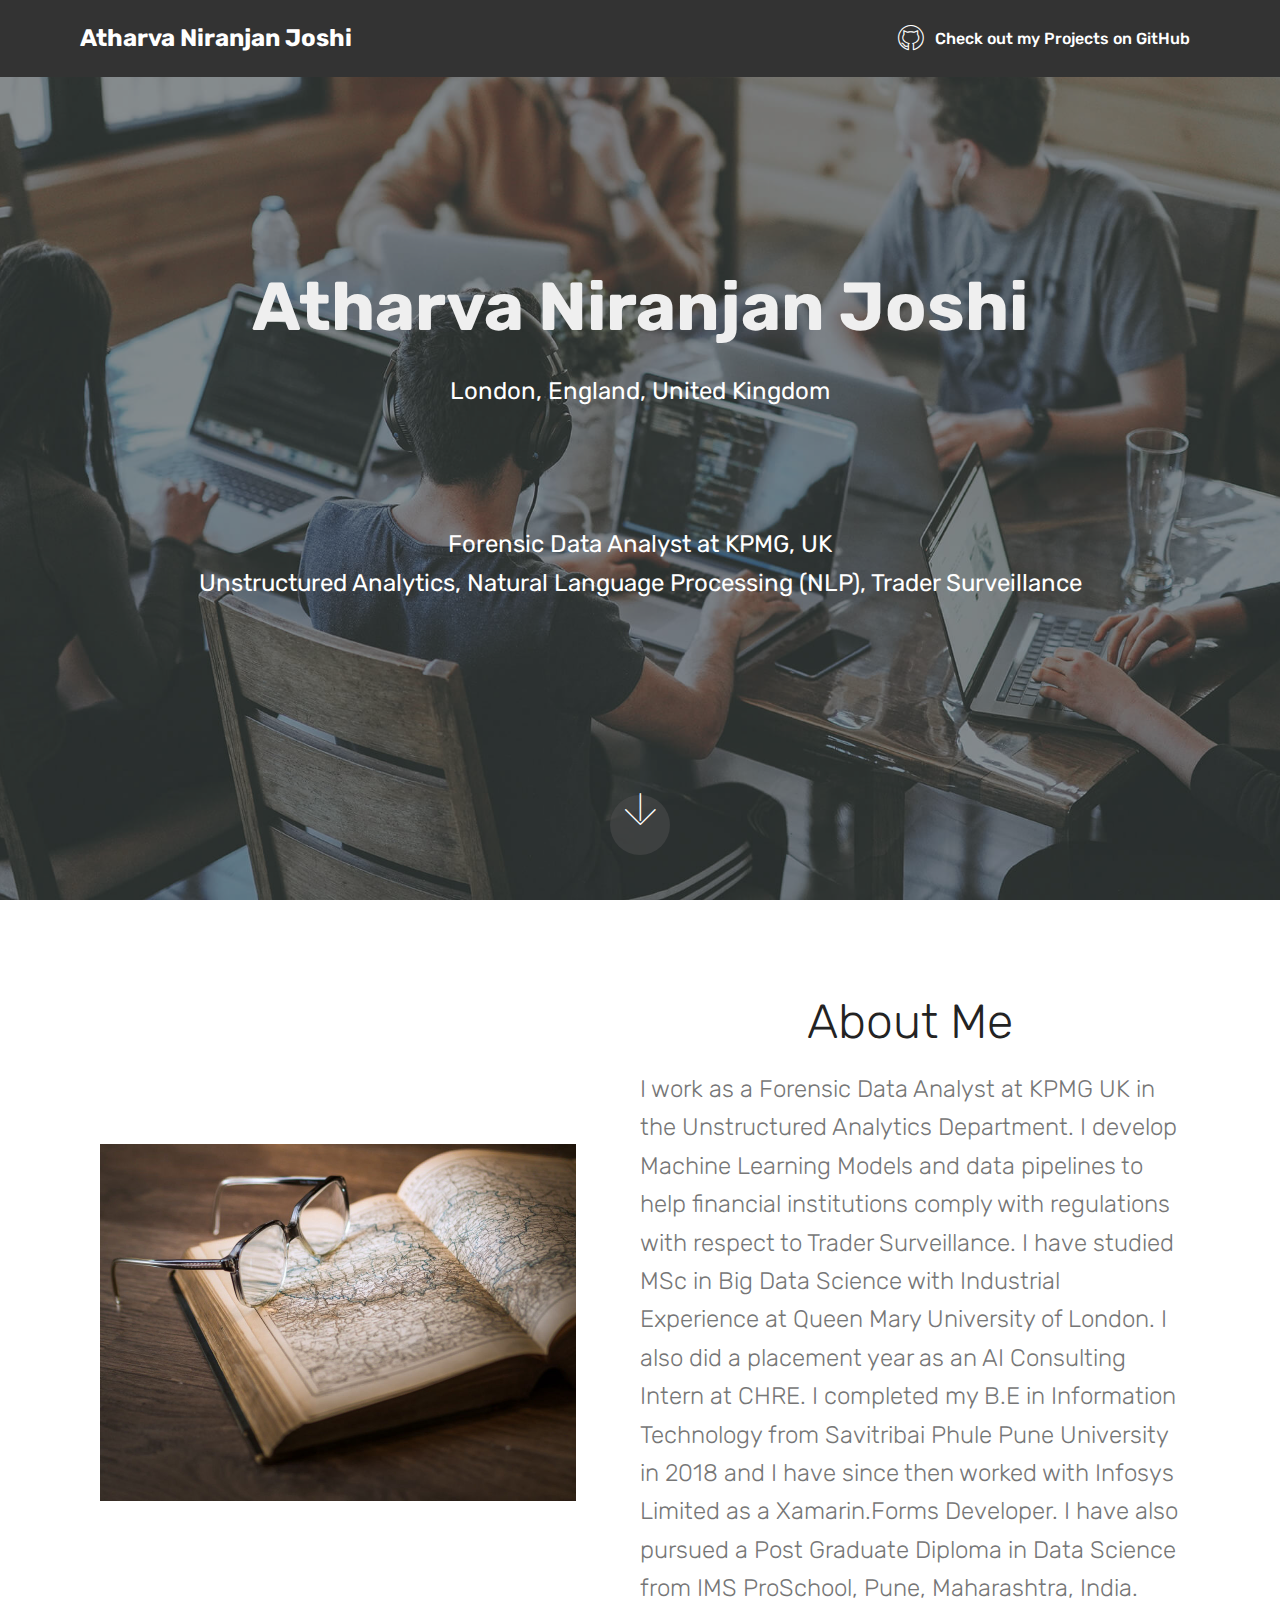
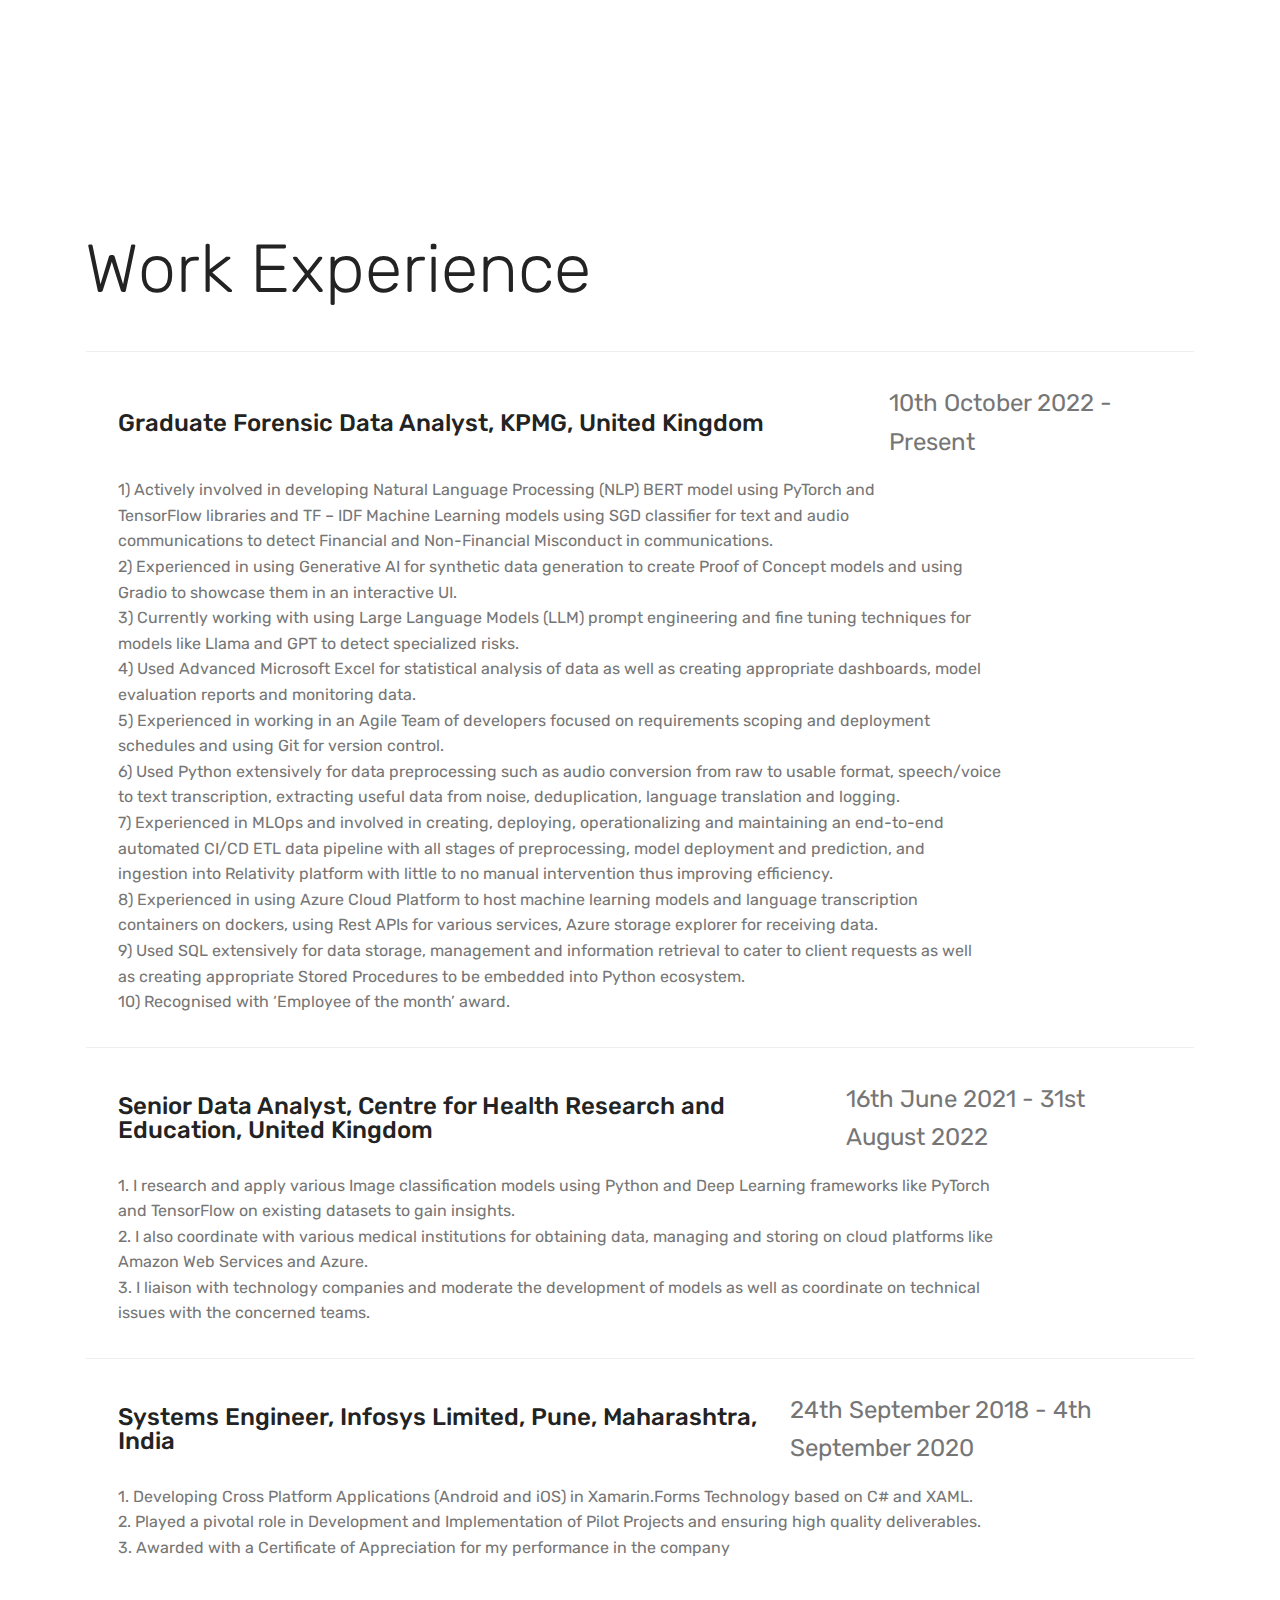
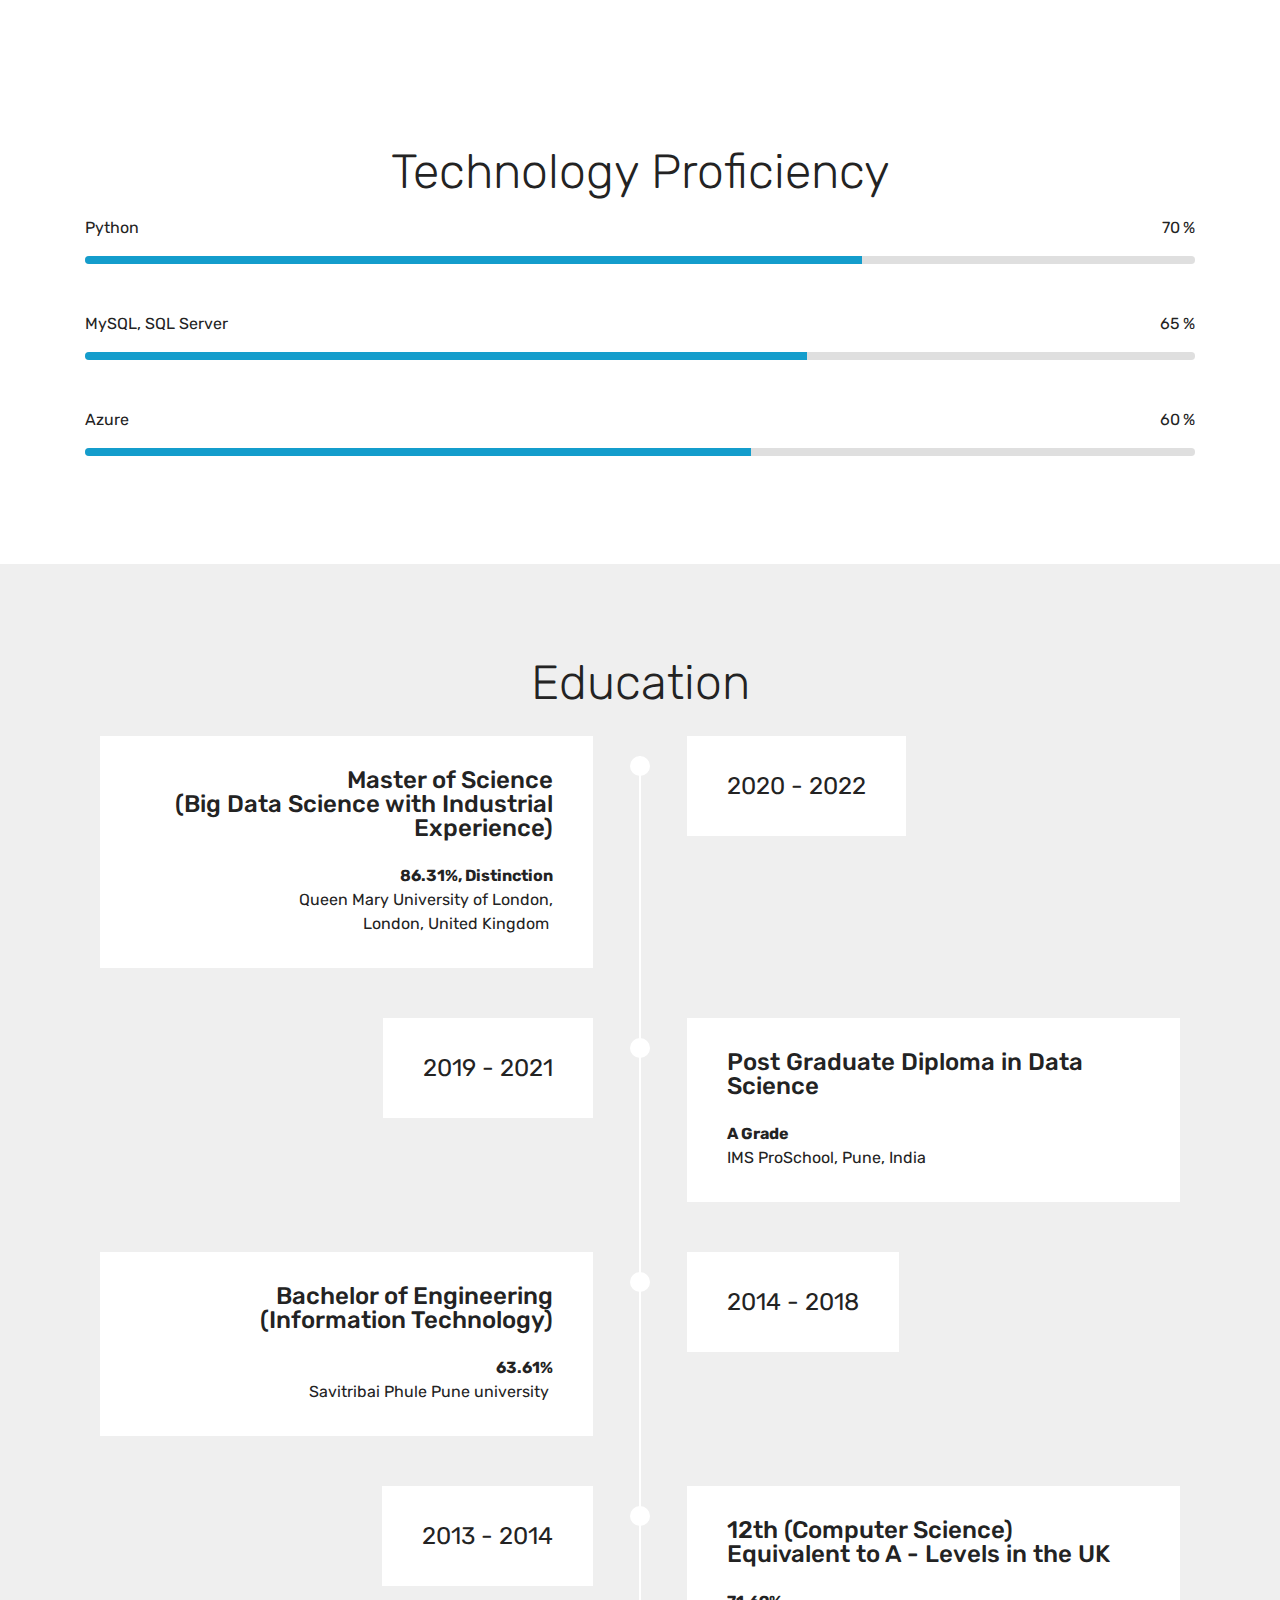
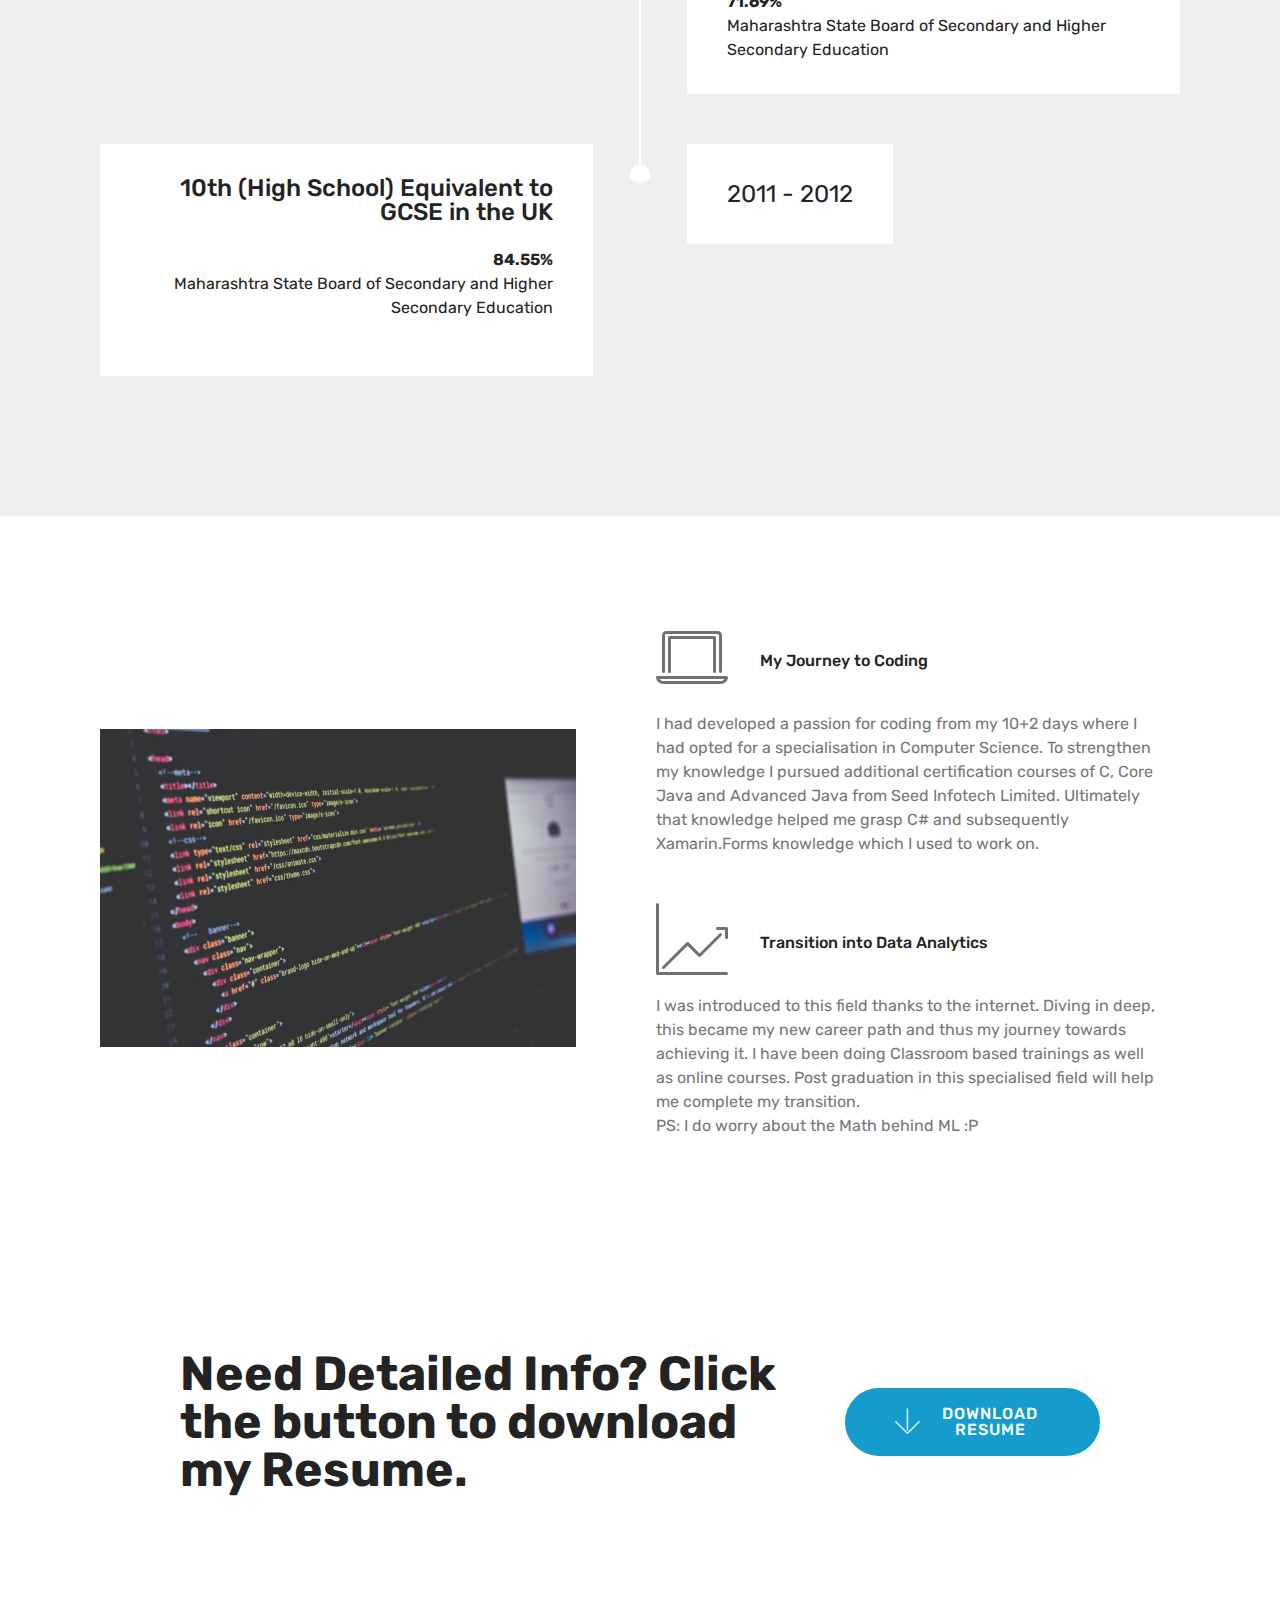
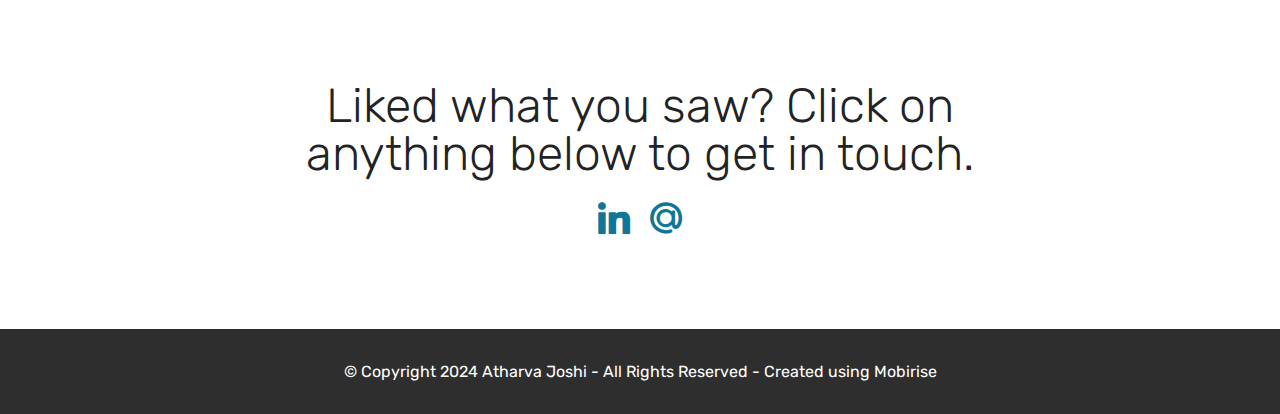
<file: index.html>
<!DOCTYPE html>
<html  >
<head>
  <!-- Site made with Mobirise Website Builder v5.6.11, https://mobirise.com -->
  <meta charset="UTF-8">
  <meta http-equiv="X-UA-Compatible" content="IE=edge">
  <meta name="generator" content="Mobirise v5.6.11, mobirise.com">
  <meta name="twitter:card" content="summary_large_image"/>
  <meta name="twitter:image:src" content="">
  <meta property="og:image" content="">
  <meta name="twitter:title" content="Home">
  <meta name="viewport" content="width=device-width, initial-scale=1, minimum-scale=1">
  <link rel="shortcut icon" href="assets/images/iconfinder-python-logo-282803-128x128.png" type="image/x-icon">
  <meta name="description" content="">
  
  
  <title>Atharva Joshi</title>
  <link rel="stylesheet" href="assets/web/assets/mobirise-icons/mobirise-icons.css">
  <link rel="stylesheet" href="assets/bootstrap/css/bootstrap.min.css">
  <link rel="stylesheet" href="assets/bootstrap/css/bootstrap-grid.min.css">
  <link rel="stylesheet" href="assets/bootstrap/css/bootstrap-reboot.min.css">
  <link rel="stylesheet" href="assets/tether/tether.min.css">
  <link rel="stylesheet" href="assets/dropdown/css/style.css">
  <link rel="stylesheet" href="assets/socicon/css/styles.css">
  <link rel="stylesheet" href="assets/theme/css/style.css">
  <link rel="preload" href="https://fonts.googleapis.com/css?family=Rubik:300,300i,400,400i,500,500i,700,700i,900,900i&display=swap" as="style" onload="this.onload=null;this.rel='stylesheet'">
  <noscript><link rel="stylesheet" href="https://fonts.googleapis.com/css?family=Rubik:300,300i,400,400i,500,500i,700,700i,900,900i&display=swap"></noscript>
  <link rel="preload" as="style" href="assets/mobirise/css/mbr-additional.css"><link rel="stylesheet" href="assets/mobirise/css/mbr-additional.css" type="text/css">
  
  
  
  
</head>
<body>
  
  <section class="menu cid-rWAQ5dYzGA" once="menu" id="menu1-f">

    

    <nav class="navbar navbar-expand beta-menu navbar-dropdown align-items-center navbar-fixed-top navbar-toggleable-sm">
        <button class="navbar-toggler navbar-toggler-right" type="button" data-toggle="collapse" data-target="#navbarSupportedContent" aria-controls="navbarSupportedContent" aria-expanded="false" aria-label="Toggle navigation">
            <div class="hamburger">
                <span></span>
                <span></span>
                <span></span>
                <span></span>
            </div>
        </button>
        <div class="menu-logo">
            <div class="navbar-brand">
                
                <span class="navbar-caption-wrap"><a class="navbar-caption text-white display-5">
                        Atharva Niranjan Joshi</a></span>
            </div>
        </div>
        <div class="collapse navbar-collapse" id="navbarSupportedContent">
            <ul class="navbar-nav nav-dropdown nav-right" data-app-modern-menu="true"><li class="nav-item">
                    <a class="nav-link link text-white display-4" href="https://github.com/atharvanjoshi" target="_blank"><span class="mbri-github mbr-iconfont mbr-iconfont-btn"></span>
                        
                        Check out my Projects on GitHub</a>
                </li></ul>
            
        </div>
    </nav>
</section>

<section class="cid-qTkA127IK8 mbr-fullscreen mbr-parallax-background" id="header2-1">

    

    <div class="mbr-overlay" style="opacity: 0.5; background-color: rgb(70, 80, 82);"></div>

    <div class="container align-center">
        <div class="row justify-content-md-center">
            <div class="mbr-white col-md-10">
                <h1 class="mbr-section-title mbr-bold pb-3 mbr-fonts-style display-1">
                    Atharva Niranjan Joshi</h1>
                
                <p class="mbr-text pb-3 mbr-fonts-style display-5">London, England, United Kingdom<br><br><br><br>Forensic Data Analyst at KPMG, UK<br>Unstructured Analytics, Natural Language Processing (NLP), Trader Surveillance<br></p>
                
            </div>
        </div>
    </div>
    <div class="mbr-arrow hidden-sm-down" aria-hidden="true">
        <a href="#next">
            <i class="mbri-down mbr-iconfont"></i>
        </a>
    </div>
</section>

<section class="features11 cid-rWAITSQ4Cv" id="features11-b">

    

    

    <div class="container">   
        <div class="col-md-12">
            <div class="media-container-row">
                <div class="mbr-figure m-auto" style="width: 50%;">
                    <img src="assets/images/mbr-952x714.jpg" alt="Mobirise" title="">
                </div>
                <div class=" align-left aside-content">
                    <h2 class="mbr-title pt-2 mbr-fonts-style display-2">
                        About Me</h2>
                    <div class="mbr-section-text">
                        <p class="mbr-text mb-5 pt-3 mbr-light mbr-fonts-style display-5">I work as a Forensic Data Analyst at KPMG UK in the Unstructured Analytics Department. I develop Machine Learning Models and data pipelines to help financial institutions comply with regulations with respect to Trader Surveillance. I have studied MSc in Big Data Science with Industrial Experience at Queen Mary University of London. I also did a placement year as an AI Consulting Intern at CHRE. I completed my B.E in Information Technology from Savitribai Phule Pune University in 2018 and I have since then worked with Infosys Limited as a Xamarin.Forms Developer. I have also pursued a Post Graduate Diploma in Data Science from IMS ProSchool, Pune, Maharashtra, India.</p>
                    </div>

                    
                </div>
            </div>
        </div> 
    </div>          
</section>

<section class="services5 cid-s79je3lJDQ" id="services5-u">
    <!---->
    
    <!---->
    <!--Overlay-->
    
    <!--Container-->
    <div class="container">
        <div class="row">
            <!--Titles-->
            <div class="title pb-5 col-12">
                <h2 class="align-left mbr-fonts-style m-0 display-1">Work Experience</h2>
                
            </div>
            <!--Card-1-->
            <div class="card px-3 col-12">
                <div class="card-wrapper media-container-row media-container-row">
                    <div class="card-box">
                        <div class="top-line pb-3">
                            <h4 class="card-title mbr-fonts-style display-5">Graduate Forensic Data Analyst, KPMG, United Kingdom</h4>
                            <p class="mbr-text cost mbr-fonts-style m-0 display-5">
                                10th October 2022 - Present</p>
                        </div>
                        <div class="bottom-line">
                            <p class="mbr-text mbr-fonts-style m-0 b-descr display-7">1) Actively involved in developing Natural Language Processing (NLP) BERT model using PyTorch and
<br>TensorFlow libraries and TF – IDF Machine Learning models using SGD classifier for text and audio
<br>communications to detect Financial and Non-Financial Misconduct in communications.
<br>2) Experienced in using Generative AI for synthetic data generation to create Proof of Concept models and using
<br>Gradio to showcase them in an interactive UI.
<br>3) Currently working with using Large Language Models (LLM) prompt engineering and fine tuning techniques for
<br>models like Llama and GPT to detect specialized risks.
<br>4) Used Advanced Microsoft Excel for statistical analysis of data as well as creating appropriate dashboards, model
<br>evaluation reports and monitoring data.
<br>5) Experienced in working in an Agile Team of developers focused on requirements scoping and deployment
<br>schedules and using Git for version control.
<br>6) Used Python extensively for data preprocessing such as audio conversion from raw to usable format, speech/voice
<br>to text transcription, extracting useful data from noise, deduplication, language translation and logging.
<br>7) Experienced in MLOps and involved in creating, deploying, operationalizing and maintaining an end-to-end
<br>automated CI/CD ETL data pipeline with all stages of preprocessing, model deployment and prediction, and
<br>ingestion into Relativity platform with little to no manual intervention thus improving efficiency.
<br>8) Experienced in using Azure Cloud Platform to host machine learning models and language transcription
<br>containers on dockers, using Rest APIs for various services, Azure storage explorer for receiving data.
<br>9) Used SQL extensively for data storage, management and information retrieval to cater to client requests as well
<br>as creating appropriate Stored Procedures to be embedded into Python ecosystem.
<br>10) Recognised with ‘Employee of the month’ award.<br></p>
                        </div>
                    </div>
                </div>
            </div>
            <!--Card-2-->
            <div class="card px-3 col-12">
                <div class="card-wrapper media-container-row media-container-row">
                    <div class="card-box">
                        <div class="top-line pb-3">
                            <h4 class="card-title mbr-fonts-style display-5">Senior Data Analyst, Centre for Health Research and Education, United Kingdom</h4>
                            <p class="mbr-text cost mbr-fonts-style m-0 display-5">16th June 2021 - 31st August 2022<br></p>
                        </div>
                        <div class="bottom-line">
                            <p class="mbr-text mbr-fonts-style m-0 b-descr display-7">1. I research and apply various Image classification models using Python and Deep Learning frameworks like PyTorch and TensorFlow on existing datasets to gain insights.
<br>2. I also coordinate with various medical institutions for obtaining data, managing and storing on cloud platforms like Amazon Web Services and Azure.
<br>3. I liaison with technology companies and moderate the development of models as well as coordinate on technical issues with the concerned teams.</p>
                        </div>
                    </div>
                </div>
            </div>
            <!--Card-3-->
            <div class="card px-3 col-12">
                <div class="card-wrapper media-container-row media-container-row">
                    <div class="card-box">
                        <div class="top-line pb-3">
                            <h4 class="card-title mbr-fonts-style display-5">Systems Engineer, Infosys Limited, Pune, Maharashtra, India</h4>
                            <p class="mbr-text cost mbr-fonts-style m-0 display-5">
                                24th September 2018 - 4th September 2020
                            </p>
                        </div>
                        <div class="bottom-line">
                            <p class="mbr-text mbr-fonts-style m-0 b-descr display-7">1. Developing Cross Platform Applications (Android and iOS) in Xamarin.Forms Technology based on C# and XAML.
<br>2. Played a pivotal role in Development and Implementation of Pilot Projects and ensuring high quality deliverables.
<br>3. Awarded with a Certificate of Appreciation for my performance in the company</p>
                        </div>
                    </div>
                </div>
            </div>
            <!--Card-4-->
            
            <!--Card-5-->
            
            <!--Card-6-->
            
            <!--Card-7-->
            
            <!--Card-8-->
            
            <!--Card-9-->
            
            <!--Card-10-->
            
            <!--Card-11-->
            
            <!--Card-12-->
            
        </div>
    </div>
</section>

<section class="progress-bars1 cid-rYAsqoJxHQ" id="progress-bars1-s">
    
    

    

    <div class="container">
        <h2 class="mbr-section-title pb-2 align-center mbr-fonts-style display-2">
            Technology Proficiency</h2>

        

        <div class="progress_elements">
            <div class="progress1 pb-5">
                <div class="title-wrap">
                    <div class="progressbar-title mbr-fonts-style display-7">
                        <p>
                            Python</p>
                    </div>
                    <div class="progress_value mbr-fonts-style display-7">
                        <div class="progressbar-number"></div>
                        <span>%</span>
                    </div>
                </div>
                <progress class="progress progress-primary" max="100" value="70">
                </progress>
            </div>
            
            <div class="progress2 pb-5">
                <div class="title-wrap">
                    <div class="progressbar-title mbr-fonts-style display-7">
                        <p>MySQL, SQL Server</p>
                    </div>
                <div class="progress_value mbr-fonts-style display-7">
                    <div class="progressbar-number"></div>
                    <span>%</span>
                </div>
                </div>
                <progress class="progress progress-primary" max="100" value="65">
                </progress>
            </div>
            
            <div class="progress3 pb-5">
                <div class="title-wrap">
                    <div class="progressbar-title mbr-fonts-style display-7">
                        <p>Azure</p>
                    </div>
                    <div class="progress_value mbr-fonts-style display-7">
                        <div class="progressbar-number"></div>
                        <span>%</span>
                    </div>
                </div>
                <progress class="progress progress-primary" max="100" value="60">
                </progress>
            </div>
            
            
        </div>
    </div>
</section>

<section class="timeline1 cid-rYAlTFn13P" id="timeline1-o">

    

    

    <div class="container align-center">
        <h2 class="mbr-section-title pb-3 mbr-fonts-style display-2">
            Education</h2>
        

        <div class="container timelines-container" mbri-timelines="">
            <!--1-->
            <div class="row timeline-element reverse separline">
                 <div class="timeline-date-panel col-xs-12 col-md-6  align-left">         
                    <div class="time-line-date-content">
                        <p class="mbr-timeline-date mbr-fonts-style display-5">
                            2020 - 2022</p>
                    </div>
                </div>
           <span class="iconBackground"></span>
            <div class="col-xs-12 col-md-6 align-right">
                <div class="timeline-text-content">
                    <h4 class="mbr-timeline-title pb-3 mbr-fonts-style display-5">
                        Master of Science<br>(Big Data Science with Industrial Experience)</h4>
                    <p class="mbr-timeline-text mbr-fonts-style display-7"><strong>86.31%, Distinction</strong><br>Queen Mary University of London,<br>London, United Kingdom&nbsp;</p>
                 </div>
            </div>
            </div>
            <!--2-->
            <div class="row timeline-element separline">
                <div class="timeline-date-panel col-xs-12 col-md-6 align-right">
                    <div class="time-line-date-content">
                        <p class="mbr-timeline-date mbr-fonts-style display-5">
                            2019 - 2021</p>
                    </div>
                </div>
                <span class="iconBackground"></span>
                <div class="col-xs-12 col-md-6 align-left ">
                    <div class="timeline-text-content">
                        <h4 class="mbr-timeline-title pb-3 mbr-fonts-style display-5">Post Graduate Diploma in Data Science</h4>
                        <p class="mbr-timeline-text mbr-fonts-style display-7"><strong>A Grade</strong><br>IMS ProSchool, Pune, India</p>
                    </div>
                </div>
            </div>
            <!--3-->
            <div class="row timeline-element reverse separline">
                <div class="timeline-date-panel col-xs-12 col-md-6  align-left">
                    <div class="time-line-date-content">
                        <p class="mbr-timeline-date mbr-fonts-style display-5">
                            2014 - 2018</p>
                    </div>
                </div>
                <span class="iconBackground"></span>
                <div class="col-xs-12 col-md-6 align-right">
                    <div class="timeline-text-content">
                        <h4 class="mbr-timeline-title pb-3 mbr-fonts-style display-5">Bachelor of Engineering (Information Technology)</h4>      
                        <p class="mbr-timeline-text mbr-fonts-style display-7"><strong>63.61% 
</strong><br>Savitribai Phule Pune university&nbsp;</p>
                    </div>
                </div>
            </div>
            <!--4-->
            <div class="row timeline-element separline">
                <div class="timeline-date-panel col-xs-12 col-md-6 align-right">
                    <div class="time-line-date-content">
                        <p class="mbr-timeline-date mbr-fonts-style display-5">
                            2013 - 2014</p>
                    </div>
                </div>
                <span class="iconBackground"></span>
                <div class="col-xs-12 col-md-6 align-left ">
                    <div class="timeline-text-content">
                        <h4 class="mbr-timeline-title pb-3 mbr-fonts-style display-5">12th (Computer Science) Equivalent to A - Levels in the UK</h4>
                        <p class="mbr-timeline-text mbr-fonts-style display-7"><strong>71.69% 
</strong><br>Maharashtra State Board of Secondary and Higher Secondary Education<br></p>
                    </div>
                </div>
            </div>
            <!--5-->
            <div class="row timeline-element reverse">
                <div class="timeline-date-panel col-xs-12 col-md-6  align-left">
                    <div class="time-line-date-content">
                        <p class="mbr-timeline-date mbr-fonts-style display-5">
                            2011 - 2012</p>
                    </div>
                </div>
                <span class="iconBackground"></span>
                <div class="col-xs-12 col-md-6 align-right">
                    <div class="timeline-text-content">
                        <h4 class="mbr-timeline-title pb-3 mbr-fonts-style display-5">10th (High School) Equivalent to GCSE in the UK</h4>
                        <p class="mbr-timeline-text mbr-fonts-style display-7"><strong>84.55% 
</strong><br>Maharashtra State Board of Secondary and Higher Secondary Education<br><br></p>
                    </div>
                </div>
            </div>
            <!--6-->
            
            <!--7-->
            
            <!--8-->
            
            <!--9-->
            
            <!--10-->
            
            <!--11-->
            
            <!--12-->
            
        </div>
    </div>
</section>

<section class="features11 cid-rWALbnwy8i" id="features11-c">

    

    

    <div class="container">   
        <div class="col-md-12">
            <div class="media-container-row">
                <div class="mbr-figure m-auto" style="width: 50%;">
                    <img src="assets/images/mbr-952x635.jpg" alt="Mobirise" title="">
                </div>
                <div class=" align-left aside-content">
                    
                    <div class="mbr-section-text">
                        
                    </div>

                    <div class="block-content">
                        <div class="card p-3 pr-3">
                            <div class="media">
                                <div class=" align-self-center card-img pb-3">
                                    <span class="mbr-iconfont mbri-laptop"></span>
                                </div>     
                                <div class="media-body">
                                    <h4 class="card-title mbr-fonts-style display-7">
                                        My Journey to Coding</h4>
                                </div>
                            </div>                

                            <div class="card-box">
                                <p class="block-text mbr-fonts-style display-7">
                                   I had developed a passion for coding from my 10+2 days where I had opted for a specialisation in Computer Science. To strengthen my knowledge I pursued additional certification courses of C, Core Java and Advanced Java from Seed Infotech Limited. Ultimately that knowledge helped me grasp C# and subsequently Xamarin.Forms knowledge which I used to work on.</p>
                            </div>
                        </div>

                        <div class="card p-3 pr-3">
                            <div class="media">
                                <div class="align-self-center card-img pb-3">
                                    <span class="mbr-iconfont mbri-growing-chart"></span>
                                </div>     
                                <div class="media-body">
                                    <h4 class="card-title mbr-fonts-style display-7">Transition into Data Analytics</h4>
                                </div>
                            </div>                

                            <div class="card-box">
                                <p class="block-text mbr-fonts-style display-7">
                                    I was introduced to this field thanks to the internet. Diving in deep, this became my new career path and thus my journey towards achieving it. I have been doing Classroom based trainings as well as online courses. Post graduation in this specialised field will help me complete my transition.<br>PS: I do worry about the Math behind ML :P</p>
                            </div>
                        </div>
                    </div>
                </div>
            </div>
        </div> 
    </div>          
</section>

<section class="mbr-section info1 cid-rWAOlmBYpz" id="info1-d">

    

    
    <div class="container">
        <div class="row justify-content-center content-row">
            <div class="media-container-column title col-12 col-lg-7 col-md-6">
                
                <h2 class="align-left mbr-bold mbr-fonts-style display-2">
                    Need Detailed Info? Click the button to download my Resume.</h2>
            </div>
            <div class="media-container-column col-12 col-lg-3 col-md-4">
                <div class="mbr-section-btn align-right py-4"><a class="btn btn-primary display-4" href="resume.pdf" target="_blank"><span class="mbri-down mbr-iconfont mbr-iconfont-btn"></span>DOWNLOAD RESUME</a></div>
            </div>
        </div>
    </div>
</section>

<section class="cid-rYAqHeoL7h" id="social-buttons2-r">

    

    

    <div class="container">
        <div class="media-container-row">
            <div class="col-md-8 align-center">
                <h2 class="pb-3 mbr-fonts-style display-2">Liked what you saw? Click on anything below to get in touch.</h2>
                <div class="social-list pl-0 mb-0">
                    <a href="https://www.linkedin.com/in/atharvanj" target="_blank">
                        <span class="px-2 mbr-iconfont mbr-iconfont-social socicon-linkedin socicon"></span>
                    </a>
                    <a href="mailto:atharvanj@gmail.com" target="_blank">
                        <span class="px-2 mbr-iconfont mbr-iconfont-social socicon-mailru socicon"></span>
                    </a>
                </div>
            </div>
        </div>
    </div>
</section>

<section once="footers" class="cid-rWAWAAcqSN" id="footer6-m">

    

    

    <div class="container">
        <div class="media-container-row align-center mbr-white">
            <div class="col-12">
                <p class="mbr-text mb-0 mbr-fonts-style display-7">
                    © Copyright 2024 Atharva Joshi - All Rights Reserved - Created using Mobirise</p>
            </div>
        </div>
    </div>
</section><script src="assets/popper/popper.min.js"></script>  <script src="assets/web/assets/jquery/jquery.min.js"></script>  
    <script src="assets/bootstrap/js/bootstrap.min.js"></script>  <script src="assets/tether/tether.min.js"></script>  
    <script src="assets/smoothscroll/smooth-scroll.js"></script>  <script src="assets/parallax/jarallax.min.js"></script>  
    <script src="assets/sociallikes/social-likes.js"></script>  <script src="assets/dropdown/js/nav-dropdown.js"></script> 
     <script src="assets/dropdown/js/navbar-dropdown.js"></script>  <script src="assets/touchswipe/jquery.touch-swipe.min.js"></script>  
       
  
  
</body>
</html>
</file>
<file: assets/web/assets/mobirise-icons/mobirise-icons.css>
@font-face {
  font-family: 'MobiriseIcons';
  src:  url('mobirise-icons.eot?spat4u');
  src:  url('mobirise-icons.eot?spat4u#iefix') format('embedded-opentype'),
    url('mobirise-icons.ttf?spat4u') format('truetype'),
    url('mobirise-icons.woff?spat4u') format('woff'),
    url('mobirise-icons.svg?spat4u#MobiriseIcons') format('svg');
  font-weight: normal;
  font-style: normal;
  font-display: swap;
}

[class^="mbri-"], [class*=" mbri-"] {
  /* use !important to prevent issues with browser extensions that change fonts */
  font-family: MobiriseIcons !important;
  speak: none;
  font-style: normal;
  font-weight: normal;
  font-variant: normal;
  text-transform: none;
  line-height: 1;

  /* Better Font Rendering =========== */
  -webkit-font-smoothing: antialiased;
  -moz-osx-font-smoothing: grayscale;
}

.mbri-add-submenu:before {
  content: "\e900";
}
.mbri-alert:before {
  content: "\e901";
}
.mbri-align-center:before {
  content: "\e902";
}
.mbri-align-justify:before {
  content: "\e903";
}
.mbri-align-left:before {
  content: "\e904";
}
.mbri-align-right:before {
  content: "\e905";
}
.mbri-android:before {
  content: "\e906";
}
.mbri-apple:before {
  content: "\e907";
}
.mbri-arrow-down:before {
  content: "\e908";
}
.mbri-arrow-next:before {
  content: "\e909";
}
.mbri-arrow-prev:before {
  content: "\e90a";
}
.mbri-arrow-up:before {
  content: "\e90b";
}
.mbri-bold:before {
  content: "\e90c";
}
.mbri-bookmark:before {
  content: "\e90d";
}
.mbri-bootstrap:before {
  content: "\e90e";
}
.mbri-briefcase:before {
  content: "\e90f";
}
.mbri-browse:before {
  content: "\e910";
}
.mbri-bulleted-list:before {
  content: "\e911";
}
.mbri-calendar:before {
  content: "\e912";
}
.mbri-camera:before {
  content: "\e913";
}
.mbri-cart-add:before {
  content: "\e914";
}
.mbri-cart-full:before {
  content: "\e915";
}
.mbri-cash:before {
  content: "\e916";
}
.mbri-change-style:before {
  content: "\e917";
}
.mbri-chat:before {
  content: "\e918";
}
.mbri-clock:before {
  content: "\e919";
}
.mbri-close:before {
  content: "\e91a";
}
.mbri-cloud:before {
  content: "\e91b";
}
.mbri-code:before {
  content: "\e91c";
}
.mbri-contact-form:before {
  content: "\e91d";
}
.mbri-credit-card:before {
  content: "\e91e";
}
.mbri-cursor-click:before {
  content: "\e91f";
}
.mbri-cust-feedback:before {
  content: "\e920";
}
.mbri-database:before {
  content: "\e921";
}
.mbri-delivery:before {
  content: "\e922";
}
.mbri-desktop:before {
  content: "\e923";
}
.mbri-devices:before {
  content: "\e924";
}
.mbri-down:before {
  content: "\e925";
}
.mbri-download:before {
  content: "\e989";
}
.mbri-drag-n-drop:before {
  content: "\e927";
}
.mbri-drag-n-drop2:before {
  content: "\e928";
}
.mbri-edit:before {
  content: "\e929";
}
.mbri-edit2:before {
  content: "\e92a";
}
.mbri-error:before {
  content: "\e92b";
}
.mbri-extension:before {
  content: "\e92c";
}
.mbri-features:before {
  content: "\e92d";
}
.mbri-file:before {
  content: "\e92e";
}
.mbri-flag:before {
  content: "\e92f";
}
.mbri-folder:before {
  content: "\e930";
}
.mbri-gift:before {
  content: "\e931";
}
.mbri-github:before {
  content: "\e932";
}
.mbri-globe:before {
  content: "\e933";
}
.mbri-globe-2:before {
  content: "\e934";
}
.mbri-growing-chart:before {
  content: "\e935";
}
.mbri-hearth:before {
  content: "\e936";
}
.mbri-help:before {
  content: "\e937";
}
.mbri-home:before {
  content: "\e938";
}
.mbri-hot-cup:before {
  content: "\e939";
}
.mbri-idea:before {
  content: "\e93a";
}
.mbri-image-gallery:before {
  content: "\e93b";
}
.mbri-image-slider:before {
  content: "\e93c";
}
.mbri-info:before {
  content: "\e93d";
}
.mbri-italic:before {
  content: "\e93e";
}
.mbri-key:before {
  content: "\e93f";
}
.mbri-laptop:before {
  content: "\e940";
}
.mbri-layers:before {
  content: "\e941";
}
.mbri-left-right:before {
  content: "\e942";
}
.mbri-left:before {
  content: "\e943";
}
.mbri-letter:before {
  content: "\e944";
}
.mbri-like:before {
  content: "\e945";
}
.mbri-link:before {
  content: "\e946";
}
.mbri-lock:before {
  content: "\e947";
}
.mbri-login:before {
  content: "\e948";
}
.mbri-logout:before {
  content: "\e949";
}
.mbri-magic-stick:before {
  content: "\e94a";
}
.mbri-map-pin:before {
  content: "\e94b";
}
.mbri-menu:before {
  content: "\e94c";
}
.mbri-mobile:before {
  content: "\e94d";
}
.mbri-mobile2:before {
  content: "\e94e";
}
.mbri-mobirise:before {
  content: "\e94f";
}
.mbri-more-horizontal:before {
  content: "\e950";
}
.mbri-more-vertical:before {
  content: "\e951";
}
.mbri-music:before {
  content: "\e952";
}
.mbri-new-file:before {
  content: "\e953";
}
.mbri-numbered-list:before {
  content: "\e954";
}
.mbri-opened-folder:before {
  content: "\e955";
}
.mbri-pages:before {
  content: "\e956";
}
.mbri-paper-plane:before {
  content: "\e957";
}
.mbri-paperclip:before {
  content: "\e958";
}
.mbri-photo:before {
  content: "\e959";
}
.mbri-photos:before {
  content: "\e95a";
}
.mbri-pin:before {
  content: "\e95b";
}
.mbri-play:before {
  content: "\e95c";
}
.mbri-plus:before {
  content: "\e95d";
}
.mbri-preview:before {
  content: "\e95e";
}
.mbri-print:before {
  content: "\e95f";
}
.mbri-protect:before {
  content: "\e960";
}
.mbri-question:before {
  content: "\e961";
}
.mbri-quote-left:before {
  content: "\e962";
}
.mbri-quote-right:before {
  content: "\e963";
}
.mbri-refresh:before {
  content: "\e964";
}
.mbri-responsive:before {
  content: "\e965";
}
.mbri-right:before {
  content: "\e966";
}
.mbri-rocket:before {
  content: "\e967";
}
.mbri-sad-face:before {
  content: "\e968";
}
.mbri-sale:before {
  content: "\e969";
}
.mbri-save:before {
  content: "\e96a";
}
.mbri-search:before {
  content: "\e96b";
}
.mbri-setting:before {
  content: "\e96c";
}
.mbri-setting2:before {
  content: "\e96d";
}
.mbri-setting3:before {
  content: "\e96e";
}
.mbri-share:before {
  content: "\e96f";
}
.mbri-shopping-bag:before {
  content: "\e970";
}
.mbri-shopping-basket:before {
  content: "\e971";
}
.mbri-shopping-cart:before {
  content: "\e972";
}
.mbri-sites:before {
  content: "\e973";
}
.mbri-smile-face:before {
  content: "\e974";
}
.mbri-speed:before {
  content: "\e975";
}
.mbri-star:before {
  content: "\e976";
}
.mbri-success:before {
  content: "\e977";
}
.mbri-sun:before {
  content: "\e978";
}
.mbri-sun2:before {
  content: "\e979";
}
.mbri-tablet:before {
  content: "\e97a";
}
.mbri-tablet-vertical:before {
  content: "\e97b";
}
.mbri-target:before {
  content: "\e97c";
}
.mbri-timer:before {
  content: "\e97d";
}
.mbri-to-ftp:before {
  content: "\e97e";
}
.mbri-to-local-drive:before {
  content: "\e97f";
}
.mbri-touch-swipe:before {
  content: "\e980";
}
.mbri-touch:before {
  content: "\e981";
}
.mbri-trash:before {
  content: "\e982";
}
.mbri-underline:before {
  content: "\e983";
}
.mbri-unlink:before {
  content: "\e984";
}
.mbri-unlock:before {
  content: "\e985";
}
.mbri-up-down:before {
  content: "\e986";
}
.mbri-up:before {
  content: "\e987";
}
.mbri-update:before {
  content: "\e988";
}
.mbri-upload:before {
 content: "\e926"; 
}
.mbri-user:before {
  content: "\e98a";
}
.mbri-user2:before {
  content: "\e98b";
}
.mbri-users:before {
  content: "\e98c";
}
.mbri-video:before {
  content: "\e98d";
}
.mbri-video-play:before {
  content: "\e98e";
}
.mbri-watch:before {
  content: "\e98f";
}
.mbri-website-theme:before {
  content: "\e990";
}
.mbri-wifi:before {
  content: "\e991";
}
.mbri-windows:before {
  content: "\e992";
}
.mbri-zoom-out:before {
  content: "\e993";
}
.mbri-redo:before {
  content: "\e994";
}
.mbri-undo:before {
  content: "\e995";
}
</file>
<file: assets/dropdown/css/style.css>
.navbar-dropdown {
  left: 0;
  padding: 0;
  position: absolute;
  right: 0;
  top: 0;
  transition: all 0.45s ease;
  z-index: 1030;
  background: #282828; }
  .navbar-dropdown .navbar-logo {
    margin-right: 0.8rem;
    transition: margin 0.3s ease-in-out;
    vertical-align: middle; }
    .navbar-dropdown .navbar-logo img {
      height: 3.125rem;
      transition: all 0.3s ease-in-out; }
    .navbar-dropdown .navbar-logo.mbr-iconfont {
      font-size: 3.125rem;
      line-height: 3.125rem; }
  .navbar-dropdown .navbar-caption {
    font-weight: 700;
    white-space: normal;
    vertical-align: -4px;
    line-height: 3.125rem !important; }
    .navbar-dropdown .navbar-caption, .navbar-dropdown .navbar-caption:hover {
      color: inherit;
      text-decoration: none; }
  .navbar-dropdown .mbr-iconfont + .navbar-caption {
    vertical-align: -1px; }
  .navbar-dropdown.navbar-fixed-top {
    position: fixed; }
  .navbar-dropdown .navbar-brand span {
    vertical-align: -4px; }
  .navbar-dropdown.bg-color.transparent {
    background: none; }
  .navbar-dropdown.navbar-short .navbar-brand {
    padding: 0.625rem 0; }
    .navbar-dropdown.navbar-short .navbar-brand span {
      vertical-align: -1px; }
  .navbar-dropdown.navbar-short .navbar-caption {
    line-height: 2.375rem !important;
    vertical-align: -2px; }
  .navbar-dropdown.navbar-short .navbar-logo {
    margin-right: 0.5rem; }
    .navbar-dropdown.navbar-short .navbar-logo img {
      height: 2.375rem; }
    .navbar-dropdown.navbar-short .navbar-logo.mbr-iconfont {
      font-size: 2.375rem;
      line-height: 2.375rem; }
  .navbar-dropdown.navbar-short .mbr-table-cell {
    height: 3.625rem; }
  .navbar-dropdown .navbar-close {
    left: 0.6875rem;
    position: fixed;
    top: 0.75rem;
    z-index: 1000; }
  .navbar-dropdown .hamburger-icon {
    content: "";
    display: inline-block;
    vertical-align: middle;
    width: 16px;
    -webkit-box-shadow: 0 -6px 0 1px #282828,0 0 0 1px #282828,0 6px 0 1px #282828;
    -moz-box-shadow: 0 -6px 0 1px #282828,0 0 0 1px #282828,0 6px 0 1px #282828;
    box-shadow: 0 -6px 0 1px #282828,0 0 0 1px #282828,0 6px 0 1px #282828; }

.dropdown-menu .dropdown-toggle[data-toggle="dropdown-submenu"]::after {
  border-bottom: 0.35em solid transparent;
  border-left: 0.35em solid;
  border-right: 0;
  border-top: 0.35em solid transparent;
  margin-left: 0.3rem; }

.dropdown-menu .dropdown-item:focus {
  outline: 0; }

.nav-dropdown {
  font-size: 0.75rem;
  font-weight: 500;
  height: auto !important; }
  .nav-dropdown .nav-btn {
    padding-left: 1rem; }
  .nav-dropdown .link {
    margin: .667em 1.667em;
    font-weight: 500;
    padding: 0;
    transition: color .2s ease-in-out; }
    .nav-dropdown .link.dropdown-toggle {
      margin-right: 2.583em; }
      .nav-dropdown .link.dropdown-toggle::after {
        margin-left: .25rem;
        border-top: 0.35em solid;
        border-right: 0.35em solid transparent;
        border-left: 0.35em solid transparent;
        border-bottom: 0; }
      .nav-dropdown .link.dropdown-toggle[aria-expanded="true"] {
        margin: 0;
        padding: 0.667em 3.263em  0.667em 1.667em; }
  .nav-dropdown .link::after,
  .nav-dropdown .dropdown-item::after {
    color: inherit; }
  .nav-dropdown .btn {
    font-size: 0.75rem;
    font-weight: 700;
    letter-spacing: 0;
    margin-bottom: 0;
    padding-left: 1.25rem;
    padding-right: 1.25rem; }
  .nav-dropdown .dropdown-menu {
    border-radius: 0;
    border: 0;
    left: 0;
    margin: 0;
    padding-bottom: 1.25rem;
    padding-top: 1.25rem;
    position: relative; }
  .nav-dropdown .dropdown-submenu {
    margin-left: 0.125rem;
    top: 0; }
  .nav-dropdown .dropdown-item {
    font-weight: 500;
    line-height: 2;
    padding: 0.3846em 4.615em 0.3846em 1.5385em;
    position: relative;
    transition: color .2s ease-in-out, background-color .2s ease-in-out; }
    .nav-dropdown .dropdown-item::after {
      margin-top: -0.3077em;
      position: absolute;
      right: 1.1538em;
      top: 50%; }
    .nav-dropdown .dropdown-item:focus, .nav-dropdown .dropdown-item:hover {
      background: none; }

@media (max-width: 767px) {
  .nav-dropdown.navbar-toggleable-sm {
    bottom: 0;
    display: none;
    left: 0;
    overflow-x: hidden;
    position: fixed;
    top: 0;
    transform: translateX(-100%);
    -ms-transform: translateX(-100%);
    -webkit-transform: translateX(-100%);
    width: 18.75rem;
    z-index: 999; } }
.nav-dropdown.navbar-toggleable-xl {
  bottom: 0;
  display: none;
  left: 0;
  overflow-x: hidden;
  position: fixed;
  top: 0;
  transform: translateX(-100%);
  -ms-transform: translateX(-100%);
  -webkit-transform: translateX(-100%);
  width: 18.75rem;
  z-index: 999; }

.nav-dropdown-sm {
  display: block !important;
  overflow-x: hidden;
  overflow: auto;
  padding-top: 3.875rem; }
  .nav-dropdown-sm::after {
    content: "";
    display: block;
    height: 3rem;
    width: 100%; }
  .nav-dropdown-sm.collapse.in ~ .navbar-close {
    display: block !important; }
  .nav-dropdown-sm.collapsing, .nav-dropdown-sm.collapse.in {
    transform: translateX(0);
    -ms-transform: translateX(0);
    -webkit-transform: translateX(0);
    transition: all 0.25s ease-out;
    -webkit-transition: all 0.25s ease-out;
    background: #282828; }
  .nav-dropdown-sm.collapsing[aria-expanded="false"] {
    transform: translateX(-100%);
    -ms-transform: translateX(-100%);
    -webkit-transform: translateX(-100%); }
  .nav-dropdown-sm .nav-item {
    display: block;
    margin-left: 0 !important;
    padding-left: 0; }
  .nav-dropdown-sm .link,
  .nav-dropdown-sm .dropdown-item {
    border-top: 1px dotted rgba(255, 255, 255, 0.1);
    font-size: 0.8125rem;
    line-height: 1.6;
    margin: 0 !important;
    padding: 0.875rem 2.4rem 0.875rem 1.5625rem !important;
    position: relative;
    white-space: normal; }
    .nav-dropdown-sm .link:focus, .nav-dropdown-sm .link:hover,
    .nav-dropdown-sm .dropdown-item:focus,
    .nav-dropdown-sm .dropdown-item:hover {
      background: rgba(0, 0, 0, 0.2) !important;
      color: #c0a375; }
  .nav-dropdown-sm .nav-btn {
    position: relative;
    padding: 1.5625rem 1.5625rem 0 1.5625rem; }
    .nav-dropdown-sm .nav-btn::before {
      border-top: 1px dotted rgba(255, 255, 255, 0.1);
      content: "";
      left: 0;
      position: absolute;
      top: 0;
      width: 100%; }
    .nav-dropdown-sm .nav-btn + .nav-btn {
      padding-top: 0.625rem; }
      .nav-dropdown-sm .nav-btn + .nav-btn::before {
        display: none; }
  .nav-dropdown-sm .btn {
    padding: 0.625rem 0; }
  .nav-dropdown-sm .dropdown-toggle[data-toggle="dropdown-submenu"]::after {
    margin-left: .25rem;
    border-top: 0.35em solid;
    border-right: 0.35em solid transparent;
    border-left: 0.35em solid transparent;
    border-bottom: 0; }
  .nav-dropdown-sm .dropdown-toggle[data-toggle="dropdown-submenu"][aria-expanded="true"]::after {
    border-top: 0;
    border-right: 0.35em solid transparent;
    border-left: 0.35em solid transparent;
    border-bottom: 0.35em solid; }
  .nav-dropdown-sm .dropdown-menu {
    margin: 0;
    padding: 0;
    position: relative;
    top: 0;
    left: 0;
    width: 100%;
    border: 0;
    float: none;
    border-radius: 0;
    background: none; }
  .nav-dropdown-sm .dropdown-submenu {
    left: 100%;
    margin-left: 0.125rem;
    margin-top: -1.25rem;
    top: 0; }

.navbar-toggleable-sm .nav-dropdown .dropdown-menu {
  position: absolute; }

.navbar-toggleable-sm .nav-dropdown .dropdown-submenu {
  left: 100%;
  margin-left: 0.125rem;
  margin-top: -1.25rem;
  top: 0; }

.navbar-toggleable-sm.opened .nav-dropdown .dropdown-menu {
  position: relative; }

.navbar-toggleable-sm.opened .nav-dropdown .dropdown-submenu {
  left: 0;
  margin-left: 00rem;
  margin-top: 0rem;
  top: 0; }

.is-builder .nav-dropdown.collapsing {
  transition: none !important; }

/*# sourceMappingURL=style.css.map */
</file>
<file: assets/socicon/css/styles.css>
@charset "UTF-8";

@font-face {
  font-family: 'Socicon';
  src:  url('../fonts/socicon.eot');
  src:  url('../fonts/socicon.eot?#iefix') format('embedded-opentype'),
    url('../fonts/socicon.woff2') format('woff2'),
    url('../fonts/socicon.ttf') format('truetype'),
    url('../fonts/socicon.woff') format('woff'),
    url('../fonts/socicon.svg#socicon') format('svg');
  font-weight: normal;
  font-style: normal;
}

[data-icon]:before {
  font-family: "socicon" !important;
  content: attr(data-icon);
  font-style: normal !important;
  font-weight: normal !important;
  font-variant: normal !important;
  text-transform: none !important;
  speak: none;
  line-height: 1;
  -webkit-font-smoothing: antialiased;
  -moz-osx-font-smoothing: grayscale;
}

[class^="socicon-"], [class*=" socicon-"] {
  /* use !important to prevent issues with browser extensions that change fonts */
  font-family: 'Socicon' !important;
  speak: none;
  font-style: normal;
  font-weight: normal;
  font-variant: normal;
  text-transform: none;
  line-height: 1;

  /* Better Font Rendering =========== */
  -webkit-font-smoothing: antialiased;
  -moz-osx-font-smoothing: grayscale;
}

.socicon-eitaa:before {
  content: "\e97c";
}
.socicon-soroush:before {
  content: "\e97d";
}
.socicon-bale:before {
  content: "\e97e";
}
.socicon-zazzle:before {
  content: "\e97b";
}
.socicon-society6:before {
  content: "\e97a";
}
.socicon-redbubble:before {
  content: "\e979";
}
.socicon-avvo:before {
  content: "\e978";
}
.socicon-stitcher:before {
  content: "\e977";
}
.socicon-googlehangouts:before {
  content: "\e974";
}
.socicon-dlive:before {
  content: "\e975";
}
.socicon-vsco:before {
  content: "\e976";
}
.socicon-flipboard:before {
  content: "\e973";
}
.socicon-ubuntu:before {
  content: "\e958";
}
.socicon-artstation:before {
  content: "\e959";
}
.socicon-invision:before {
  content: "\e95a";
}
.socicon-torial:before {
  content: "\e95b";
}
.socicon-collectorz:before {
  content: "\e95c";
}
.socicon-seenthis:before {
  content: "\e95d";
}
.socicon-googleplaymusic:before {
  content: "\e95e";
}
.socicon-debian:before {
  content: "\e95f";
}
.socicon-filmfreeway:before {
  content: "\e960";
}
.socicon-gnome:before {
  content: "\e961";
}
.socicon-itchio:before {
  content: "\e962";
}
.socicon-jamendo:before {
  content: "\e963";
}
.socicon-mix:before {
  content: "\e964";
}
.socicon-sharepoint:before {
  content: "\e965";
}
.socicon-tinder:before {
  content: "\e966";
}
.socicon-windguru:before {
  content: "\e967";
}
.socicon-cdbaby:before {
  content: "\e968";
}
.socicon-elementaryos:before {
  content: "\e969";
}
.socicon-stage32:before {
  content: "\e96a";
}
.socicon-tiktok:before {
  content: "\e96b";
}
.socicon-gitter:before {
  content: "\e96c";
}
.socicon-letterboxd:before {
  content: "\e96d";
}
.socicon-threema:before {
  content: "\e96e";
}
.socicon-splice:before {
  content: "\e96f";
}
.socicon-metapop:before {
  content: "\e970";
}
.socicon-naver:before {
  content: "\e971";
}
.socicon-remote:before {
  content: "\e972";
}
.socicon-internet:before {
  content: "\e957";
}
.socicon-moddb:before {
  content: "\e94b";
}
.socicon-indiedb:before {
  content: "\e94c";
}
.socicon-traxsource:before {
  content: "\e94d";
}
.socicon-gamefor:before {
  content: "\e94e";
}
.socicon-pixiv:before {
  content: "\e94f";
}
.socicon-myanimelist:before {
  content: "\e950";
}
.socicon-blackberry:before {
  content: "\e951";
}
.socicon-wickr:before {
  content: "\e952";
}
.socicon-spip:before {
  content: "\e953";
}
.socicon-napster:before {
  content: "\e954";
}
.socicon-beatport:before {
  content: "\e955";
}
.socicon-hackerone:before {
  content: "\e956";
}
.socicon-hackernews:before {
  content: "\e946";
}
.socicon-smashwords:before {
  content: "\e947";
}
.socicon-kobo:before {
  content: "\e948";
}
.socicon-bookbub:before {
  content: "\e949";
}
.socicon-mailru:before {
  content: "\e94a";
}
.socicon-gitlab:before {
  content: "\e945";
}
.socicon-instructables:before {
  content: "\e944";
}
.socicon-portfolio:before {
  content: "\e943";
}
.socicon-codered:before {
  content: "\e940";
}
.socicon-origin:before {
  content: "\e941";
}
.socicon-nextdoor:before {
  content: "\e942";
}
.socicon-udemy:before {
  content: "\e93f";
}
.socicon-livemaster:before {
  content: "\e93e";
}
.socicon-crunchbase:before {
  content: "\e93b";
}
.socicon-homefy:before {
  content: "\e93c";
}
.socicon-calendly:before {
  content: "\e93d";
}
.socicon-realtor:before {
  content: "\e90f";
}
.socicon-tidal:before {
  content: "\e910";
}
.socicon-qobuz:before {
  content: "\e911";
}
.socicon-natgeo:before {
  content: "\e912";
}
.socicon-mastodon:before {
  content: "\e913";
}
.socicon-unsplash:before {
  content: "\e914";
}
.socicon-homeadvisor:before {
  content: "\e915";
}
.socicon-angieslist:before {
  content: "\e916";
}
.socicon-codepen:before {
  content: "\e917";
}
.socicon-slack:before {
  content: "\e918";
}
.socicon-openaigym:before {
  content: "\e919";
}
.socicon-logmein:before {
  content: "\e91a";
}
.socicon-fiverr:before {
  content: "\e91b";
}
.socicon-gotomeeting:before {
  content: "\e91c";
}
.socicon-aliexpress:before {
  content: "\e91d";
}
.socicon-guru:before {
  content: "\e91e";
}
.socicon-appstore:before {
  content: "\e91f";
}
.socicon-homes:before {
  content: "\e920";
}
.socicon-zoom:before {
  content: "\e921";
}
.socicon-alibaba:before {
  content: "\e922";
}
.socicon-craigslist:before {
  content: "\e923";
}
.socicon-wix:before {
  content: "\e924";
}
.socicon-redfin:before {
  content: "\e925";
}
.socicon-googlecalendar:before {
  content: "\e926";
}
.socicon-shopify:before {
  content: "\e927";
}
.socicon-freelancer:before {
  content: "\e928";
}
.socicon-seedrs:before {
  content: "\e929";
}
.socicon-bing:before {
  content: "\e92a";
}
.socicon-doodle:before {
  content: "\e92b";
}
.socicon-bonanza:before {
  content: "\e92c";
}
.socicon-squarespace:before {
  content: "\e92d";
}
.socicon-toptal:before {
  content: "\e92e";
}
.socicon-gust:before {
  content: "\e92f";
}
.socicon-ask:before {
  content: "\e930";
}
.socicon-trulia:before {
  content: "\e931";
}
.socicon-loomly:before {
  content: "\e932";
}
.socicon-ghost:before {
  content: "\e933";
}
.socicon-upwork:before {
  content: "\e934";
}
.socicon-fundable:before {
  content: "\e935";
}
.socicon-booking:before {
  content: "\e936";
}
.socicon-googlemaps:before {
  content: "\e937";
}
.socicon-zillow:before {
  content: "\e938";
}
.socicon-niconico:before {
  content: "\e939";
}
.socicon-toneden:before {
  content: "\e93a";
}
.socicon-augment:before {
  content: "\e908";
}
.socicon-bitbucket:before {
  content: "\e909";
}
.socicon-fyuse:before {
  content: "\e90a";
}
.socicon-yt-gaming:before {
  content: "\e90b";
}
.socicon-sketchfab:before {
  content: "\e90c";
}
.socicon-mobcrush:before {
  content: "\e90d";
}
.socicon-microsoft:before {
  content: "\e90e";
}
.socicon-pandora:before {
  content: "\e907";
}
.socicon-messenger:before {
  content: "\e906";
}
.socicon-gamewisp:before {
  content: "\e905";
}
.socicon-bloglovin:before {
  content: "\e904";
}
.socicon-tunein:before {
  content: "\e903";
}
.socicon-gamejolt:before {
  content: "\e901";
}
.socicon-trello:before {
  content: "\e902";
}
.socicon-spreadshirt:before {
  content: "\e900";
}
.socicon-500px:before {
  content: "\e000";
}
.socicon-8tracks:before {
  content: "\e001";
}
.socicon-airbnb:before {
  content: "\e002";
}
.socicon-alliance:before {
  content: "\e003";
}
.socicon-amazon:before {
  content: "\e004";
}
.socicon-amplement:before {
  content: "\e005";
}
.socicon-android:before {
  content: "\e006";
}
.socicon-angellist:before {
  content: "\e007";
}
.socicon-apple:before {
  content: "\e008";
}
.socicon-appnet:before {
  content: "\e009";
}
.socicon-baidu:before {
  content: "\e00a";
}
.socicon-bandcamp:before {
  content: "\e00b";
}
.socicon-battlenet:before {
  content: "\e00c";
}
.socicon-mixer:before {
  content: "\e00d";
}
.socicon-bebee:before {
  content: "\e00e";
}
.socicon-bebo:before {
  content: "\e00f";
}
.socicon-behance:before {
  content: "\e010";
}
.socicon-blizzard:before {
  content: "\e011";
}
.socicon-blogger:before {
  content: "\e012";
}
.socicon-buffer:before {
  content: "\e013";
}
.socicon-chrome:before {
  content: "\e014";
}
.socicon-coderwall:before {
  content: "\e015";
}
.socicon-curse:before {
  content: "\e016";
}
.socicon-dailymotion:before {
  content: "\e017";
}
.socicon-deezer:before {
  content: "\e018";
}
.socicon-delicious:before {
  content: "\e019";
}
.socicon-deviantart:before {
  content: "\e01a";
}
.socicon-diablo:before {
  content: "\e01b";
}
.socicon-digg:before {
  content: "\e01c";
}
.socicon-discord:before {
  content: "\e01d";
}
.socicon-disqus:before {
  content: "\e01e";
}
.socicon-douban:before {
  content: "\e01f";
}
.socicon-draugiem:before {
  content: "\e020";
}
.socicon-dribbble:before {
  content: "\e021";
}
.socicon-drupal:before {
  content: "\e022";
}
.socicon-ebay:before {
  content: "\e023";
}
.socicon-ello:before {
  content: "\e024";
}
.socicon-endomodo:before {
  content: "\e025";
}
.socicon-envato:before {
  content: "\e026";
}
.socicon-etsy:before {
  content: "\e027";
}
.socicon-facebook:before {
  content: "\e028";
}
.socicon-feedburner:before {
  content: "\e029";
}
.socicon-filmweb:before {
  content: "\e02a";
}
.socicon-firefox:before {
  content: "\e02b";
}
.socicon-flattr:before {
  content: "\e02c";
}
.socicon-flickr:before {
  content: "\e02d";
}
.socicon-formulr:before {
  content: "\e02e";
}
.socicon-forrst:before {
  content: "\e02f";
}
.socicon-foursquare:before {
  content: "\e030";
}
.socicon-friendfeed:before {
  content: "\e031";
}
.socicon-github:before {
  content: "\e032";
}
.socicon-goodreads:before {
  content: "\e033";
}
.socicon-google:before {
  content: "\e034";
}
.socicon-googlescholar:before {
  content: "\e035";
}
.socicon-googlegroups:before {
  content: "\e036";
}
.socicon-googlephotos:before {
  content: "\e037";
}
.socicon-googleplus:before {
  content: "\e038";
}
.socicon-grooveshark:before {
  content: "\e039";
}
.socicon-hackerrank:before {
  content: "\e03a";
}
.socicon-hearthstone:before {
  content: "\e03b";
}
.socicon-hellocoton:before {
  content: "\e03c";
}
.socicon-heroes:before {
  content: "\e03d";
}
.socicon-smashcast:before {
  content: "\e03e";
}
.socicon-horde:before {
  content: "\e03f";
}
.socicon-houzz:before {
  content: "\e040";
}
.socicon-icq:before {
  content: "\e041";
}
.socicon-identica:before {
  content: "\e042";
}
.socicon-imdb:before {
  content: "\e043";
}
.socicon-instagram:before {
  content: "\e044";
}
.socicon-issuu:before {
  content: "\e045";
}
.socicon-istock:before {
  content: "\e046";
}
.socicon-itunes:before {
  content: "\e047";
}
.socicon-keybase:before {
  content: "\e048";
}
.socicon-lanyrd:before {
  content: "\e049";
}
.socicon-lastfm:before {
  content: "\e04a";
}
.socicon-line:before {
  content: "\e04b";
}
.socicon-linkedin:before {
  content: "\e04c";
}
.socicon-livejournal:before {
  content: "\e04d";
}
.socicon-lyft:before {
  content: "\e04e";
}
.socicon-macos:before {
  content: "\e04f";
}
.socicon-mail:before {
  content: "\e050";
}
.socicon-medium:before {
  content: "\e051";
}
.socicon-meetup:before {
  content: "\e052";
}
.socicon-mixcloud:before {
  content: "\e053";
}
.socicon-modelmayhem:before {
  content: "\e054";
}
.socicon-mumble:before {
  content: "\e055";
}
.socicon-myspace:before {
  content: "\e056";
}
.socicon-newsvine:before {
  content: "\e057";
}
.socicon-nintendo:before {
  content: "\e058";
}
.socicon-npm:before {
  content: "\e059";
}
.socicon-odnoklassniki:before {
  content: "\e05a";
}
.socicon-openid:before {
  content: "\e05b";
}
.socicon-opera:before {
  content: "\e05c";
}
.socicon-outlook:before {
  content: "\e05d";
}
.socicon-overwatch:before {
  content: "\e05e";
}
.socicon-patreon:before {
  content: "\e05f";
}
.socicon-paypal:before {
  content: "\e060";
}
.socicon-periscope:before {
  content: "\e061";
}
.socicon-persona:before {
  content: "\e062";
}
.socicon-pinterest:before {
  content: "\e063";
}
.socicon-play:before {
  content: "\e064";
}
.socicon-player:before {
  content: "\e065";
}
.socicon-playstation:before {
  content: "\e066";
}
.socicon-pocket:before {
  content: "\e067";
}
.socicon-qq:before {
  content: "\e068";
}
.socicon-quora:before {
  content: "\e069";
}
.socicon-raidcall:before {
  content: "\e06a";
}
.socicon-ravelry:before {
  content: "\e06b";
}
.socicon-reddit:before {
  content: "\e06c";
}
.socicon-renren:before {
  content: "\e06d";
}
.socicon-researchgate:before {
  content: "\e06e";
}
.socicon-residentadvisor:before {
  content: "\e06f";
}
.socicon-reverbnation:before {
  content: "\e070";
}
.socicon-rss:before {
  content: "\e071";
}
.socicon-sharethis:before {
  content: "\e072";
}
.socicon-skype:before {
  content: "\e073";
}
.socicon-slideshare:before {
  content: "\e074";
}
.socicon-smugmug:before {
  content: "\e075";
}
.socicon-snapchat:before {
  content: "\e076";
}
.socicon-songkick:before {
  content: "\e077";
}
.socicon-soundcloud:before {
  content: "\e078";
}
.socicon-spotify:before {
  content: "\e079";
}
.socicon-stackexchange:before {
  content: "\e07a";
}
.socicon-stackoverflow:before {
  content: "\e07b";
}
.socicon-starcraft:before {
  content: "\e07c";
}
.socicon-stayfriends:before {
  content: "\e07d";
}
.socicon-steam:before {
  content: "\e07e";
}
.socicon-storehouse:before {
  content: "\e07f";
}
.socicon-strava:before {
  content: "\e080";
}
.socicon-streamjar:before {
  content: "\e081";
}
.socicon-stumbleupon:before {
  content: "\e082";
}
.socicon-swarm:before {
  content: "\e083";
}
.socicon-teamspeak:before {
  content: "\e084";
}
.socicon-teamviewer:before {
  content: "\e085";
}
.socicon-technorati:before {
  content: "\e086";
}
.socicon-telegram:before {
  content: "\e087";
}
.socicon-tripadvisor:before {
  content: "\e088";
}
.socicon-tripit:before {
  content: "\e089";
}
.socicon-triplej:before {
  content: "\e08a";
}
.socicon-tumblr:before {
  content: "\e08b";
}
.socicon-twitch:before {
  content: "\e08c";
}
.socicon-twitter:before {
  content: "\e08d";
}
.socicon-uber:before {
  content: "\e08e";
}
.socicon-ventrilo:before {
  content: "\e08f";
}
.socicon-viadeo:before {
  content: "\e090";
}
.socicon-viber:before {
  content: "\e091";
}
.socicon-viewbug:before {
  content: "\e092";
}
.socicon-vimeo:before {
  content: "\e093";
}
.socicon-vine:before {
  content: "\e094";
}
.socicon-vkontakte:before {
  content: "\e095";
}
.socicon-warcraft:before {
  content: "\e096";
}
.socicon-wechat:before {
  content: "\e097";
}
.socicon-weibo:before {
  content: "\e098";
}
.socicon-whatsapp:before {
  content: "\e099";
}
.socicon-wikipedia:before {
  content: "\e09a";
}
.socicon-windows:before {
  content: "\e09b";
}
.socicon-wordpress:before {
  content: "\e09c";
}
.socicon-wykop:before {
  content: "\e09d";
}
.socicon-xbox:before {
  content: "\e09e";
}
.socicon-xing:before {
  content: "\e09f";
}
.socicon-yahoo:before {
  content: "\e0a0";
}
.socicon-yammer:before {
  content: "\e0a1";
}
.socicon-yandex:before {
  content: "\e0a2";
}
.socicon-yelp:before {
  content: "\e0a3";
}
.socicon-younow:before {
  content: "\e0a4";
}
.socicon-youtube:before {
  content: "\e0a5";
}
.socicon-zapier:before {
  content: "\e0a6";
}
.socicon-zerply:before {
  content: "\e0a7";
}
.socicon-zomato:before {
  content: "\e0a8";
}
.socicon-zynga:before {
  content: "\e0a9";
}
</file>
<file: assets/theme/css/style.css>
/*!
 * Mobirise v4 theme (https://mobirise.com/)
 * Copyright 2017 Mobirise
 */
section {
  background-color: #eeeeee;
}

.form-control:focus {
  box-shadow: none;
}

:focus {
  outline: none;
}

body {
  font-style: normal;
  line-height: 1.5;
}

section,
.container,
.container-fluid {
  position: relative;
  word-wrap: break-word;
}

a.mbr-iconfont:hover {
  text-decoration: none;
}

.article .lead p,
.article .lead ul,
.article .lead ol,
.article .lead pre,
.article .lead blockquote {
  margin-bottom: 0;
}

ul,
ol,
pre,
blockquote {
  margin-bottom: 2.3125rem;
}

pre {
  background: #f4f4f4;
  padding: 10px 24px;
  white-space: pre-wrap;
}

.inactive {
  -webkit-user-select: none;
  -moz-user-select: none;
  -ms-user-select: none;
  user-select: none;
  pointer-events: none;
  -webkit-user-drag: none;
  user-drag: none;
}

.mbr-section__comments .row {
  justify-content: center;
  -webkit-justify-content: center;
}

a {
  font-style: normal;
  font-weight: 400;
  cursor: pointer;
}

a, a:hover {
  text-decoration: none;
}

figure {
  margin-bottom: 0;
}

body {
  color: #232323;
}

h1,
h2,
h3,
h4,
h5,
h6,
.h1,
.h2,
.h3,
.h4,
.h5,
.h6,
.display-1,
.display-2,
.display-3,
.display-4 {
  line-height: 1;
  word-break: break-word;
  word-wrap: break-word;
}

.mbr-section-title {
  font-style: normal;
  line-height: 1.2;
}

.mbr-section-subtitle {
  line-height: 1.3;
}

.mbr-text {
  font-style: normal;
  line-height: 1.6;
}

b,
strong {
  font-weight: bold;
}

blockquote {
  padding: 10px 0 10px 20px;
  position: relative;
  border-left: 2px solid;
  border-color: #ff3366;
}

input:-webkit-autofill, input:-webkit-autofill:hover, input:-webkit-autofill:focus, input:-webkit-autofill:active {
  transition-delay: 9999s;
  transition-property: background-color, color;
}

textarea[type='hidden'] {
  display: none;
}

body {
  position: relative;
}

section {
  background-position: 50% 50%;
  background-repeat: no-repeat;
  background-size: cover;
}

section .mbr-background-video,
section .mbr-background-video-preview {
  position: absolute;
  bottom: 0;
  left: 0;
  right: 0;
  top: 0;
}

.hidden {
  visibility: hidden;
}

.mbr-z-index20 {
  z-index: 20;
}

/*! Base colors */
.mbr-white {
  color: #ffffff;
}

.mbr-black {
  color: #000000;
}

.mbr-bg-white {
  background-color: #ffffff;
}

.mbr-bg-black {
  background-color: #000000;
}

/*! Text-aligns */
.align-left {
  text-align: left;
}

.align-center {
  text-align: center;
}

.align-right {
  text-align: right;
}

@media (max-width: 767px) {
  .align-left,
  .align-center,
  .align-right,
  .mbr-section-btn,
  .mbr-section-title {
    text-align: center;
  }
}

/*! Font-weight  */
.mbr-light {
  font-weight: 300;
}

.mbr-regular {
  font-weight: 400;
}

.mbr-semibold {
  font-weight: 500;
}

.mbr-bold {
  font-weight: 700;
}

/*! Media  */
.media-size-item {
  -moz-flex: 1 1 auto;
  -o-flex: 1 1 auto;
  flex: 1 1 auto;
}

.media-content {
  flex-basis: 100%;
}

.media-container-row {
  display: flex;
  flex-direction: row;
  flex-wrap: wrap;
  justify-content: center;
  align-content: center;
  align-items: start;
}

.media-container-row .media-size-item {
  width: 400px;
}

.media-container-column {
  display: flex;
  flex-direction: column;
  flex-wrap: wrap;
  justify-content: center;
  align-content: center;
  align-items: stretch;
}

.media-container-column > * {
  width: 100%;
}

@media (min-width: 992px) {
  .media-container-row {
    flex-wrap: nowrap;
  }
}

figure {
  overflow: hidden;
}

figure[mbr-media-size] {
  transition: width 0.1s;
}

.mbr-figure img,
.mbr-figure iframe {
  display: block;
  width: 100%;
}

.card {
  background-color: transparent;
  border: none;
}

.card-box {
  width: 100%;
}

.card-img {
  text-align: center;
  flex-shrink: 0;
  -webkit-flex-shrink: 0;
}

.media {
  max-width: 100%;
  margin: 0 auto;
}

.mbr-figure {
  -ms-grid-row-align: center;
  align-self: center;
}

.media-container > div {
  max-width: 100%;
}

.mbr-figure img,
.card-img img {
  width: 100%;
}

@media (max-width: 991px) {
  .media-size-item {
    width: auto !important;
  }
  .media {
    width: auto;
  }
  .mbr-figure {
    width: 100% !important;
  }
}

/*! Buttons */
.btn {
  font-weight: 500;
  border-width: 2px;
  font-style: normal;
  letter-spacing: 1px;
  margin: .4rem .8rem;
  white-space: normal;
  transition: all .3s ease-in-out;
  display: inline-flex;
  align-items: center;
  justify-content: center;
  word-break: break-word;
  -webkit-align-items: center;
  -webkit-justify-content: center;
  display: -webkit-inline-flex;
}

.btn-sm {
  font-weight: 500;
  letter-spacing: 1px;
  transition: all .3s ease-in-out;
}

.btn-md {
  font-weight: 500;
  letter-spacing: 1px;
  margin: .4rem .8rem !important;
  transition: all .3s ease-in-out;
}

.btn-lg {
  font-weight: 500;
  letter-spacing: 1px;
  margin: .4rem .8rem !important;
  transition: all .3s ease-in-out;
}

.mbr-section-btn {
  margin-left: -0.25rem;
  margin-right: -0.25rem;
  font-size: 0;
}

nav .mbr-section-btn {
  margin-left: 0rem;
  margin-right: 0rem;
}

.btn-form {
  border-radius: 0;
}

.btn-form:hover {
  cursor: pointer;
}

/*! Btn icon margin */
.btn .mbr-iconfont,
.btn.btn-sm .mbr-iconfont {
  cursor: pointer;
  margin-right: 0.5rem;
}

.btn.btn-md .mbr-iconfont,
.btn.btn-md .mbr-iconfont {
  margin-right: 0.8rem;
}

.mbr-regular {
  font-weight: 400;
}

.mbr-semibold {
  font-weight: 500;
}

.mbr-bold {
  font-weight: 700;
}

[type='submit'] {
  -webkit-appearance: none;
}

/*! Full-screen */
.mbr-fullscreen .mbr-overlay {
  min-height: 100vh;
}

.mbr-fullscreen {
  display: flex;
  display: -moz-flex;
  display: -ms-flex;
  display: -o-flex;
  align-items: center;
  -webkit-align-items: center;
  min-height: 100vh;
  padding-top: 3rem;
  padding-bottom: 3rem;
}

/*! Map */
.map {
  height: 25rem;
  position: relative;
}

.map iframe {
  width: 100%;
  height: 100%;
}

.mbr-overlay {
  background-color: #000;
  bottom: 0;
  left: 0;
  opacity: .5;
  position: absolute;
  right: 0;
  top: 0;
  z-index: 0;
  pointer-events: none;
}

/* Form */
blockquote {
  font-style: italic;
  padding: 10px 0 10px 20px;
  font-size: 1.09rem;
  position: relative;
  border-width: 3px;
}

.form-control {
  background-color: #f5f5f5;
  box-shadow: none;
  color: #565656;
  line-height: 1.43;
  min-height: 3.5em;
  padding: 1.07em .5em;
}

.form-control, .form-control:focus {
  border: 1px solid #e8e8e8;
}

.form-active .form-control:invalid {
  border-color: red;
}

.form-control-label {
  position: relative;
  cursor: pointer;
  margin-bottom: .357em;
  padding: 0;
}

.alert {
  color: #ffffff;
  border-radius: 0;
  border: 0;
  font-size: .875rem;
  line-height: 1.5;
  margin-bottom: 1.875rem;
  padding: 1.25rem;
  position: relative;
}

.alert.alert-form::after {
  background-color: inherit;
  bottom: -7px;
  content: "";
  display: block;
  height: 14px;
  left: 50%;
  margin-left: -7px;
  position: absolute;
  transform: rotate(45deg);
  width: 14px;
  -webkit-transform: rotate(45deg);
}

.form-asterisk {
  font-family: initial;
  position: absolute;
  top: -2px;
  font-weight: normal;
}

/*! Scroll to top arrow */
#scrollToTop a i:before {
  content: '';
  position: absolute;
  height: 40%;
  top: 25%;
  background: #fff;
  width: 2px;
  left: calc(50% - 1px);
}

#scrollToTop a i:after {
  content: '';
  position: absolute;
  display: block;
  border-top: 2px solid #fff;
  border-right: 2px solid #fff;
  width: 40%;
  height: 40%;
  left: 30%;
  bottom: 30%;
  transform: rotate(135deg);
  -webkit-transform: rotate(135deg);
}

.mbr-arrow-up {
  bottom: 25px;
  right: 90px;
  position: fixed;
  text-align: right;
  z-index: 5000;
  color: #ffffff;
  font-size: 32px;
  transform: rotate(180deg);
  -webkit-transform: rotate(180deg);
}

.mbr-arrow-up a {
  background: rgba(0, 0, 0, 0.2);
  border-radius: 3px;
  color: #fff;
  display: inline-block;
  height: 60px;
  width: 60px;
  outline-style: none !important;
  position: relative;
  text-decoration: none;
  transition: all 0.3s ease-in-out;
  cursor: pointer;
  text-align: center;
}

.mbr-arrow-up a:hover {
  background-color: rgba(0, 0, 0, 0.4);
}

.mbr-arrow-up a i {
  line-height: 60px;
}

.mbr-arrow-up-icon {
  display: block;
  color: #fff;
}

.mbr-arrow-up-icon::before {
  content: '\203a';
  display: inline-block;
  font-family: serif;
  font-size: 32px;
  line-height: 1;
  font-style: normal;
  position: relative;
  top: 6px;
  left: -4px;
  -webkit-transform: rotate(-90deg);
  transform: rotate(-90deg);
}

/*! Arrow Down */
.mbr-arrow {
  position: absolute;
  bottom: 45px;
  left: 50%;
  width: 60px;
  height: 60px;
  cursor: pointer;
  background-color: rgba(80, 80, 80, 0.5);
  border-radius: 50%;
  -webkit-transform: translateX(-50%);
  transform: translateX(-50%);
}

.mbr-arrow > a {
  display: inline-block;
  text-decoration: none;
  outline-style: none;
  -webkit-animation: arrowdown 1.7s ease-in-out infinite;
  animation: arrowdown 1.7s ease-in-out infinite;
}

.mbr-arrow > a > i {
  position: absolute;
  top: -2px;
  left: 15px;
  font-size: 2rem;
}

@keyframes arrowdown {
  0% {
    transform: translateY(0px);
    -webkit-transform: translateY(0px);
  }
  50% {
    transform: translateY(-5px);
    -webkit-transform: translateY(-5px);
  }
  100% {
    transform: translateY(0px);
    -webkit-transform: translateY(0px);
  }
}

@-webkit-keyframes arrowdown {
  0% {
    transform: translateY(0px);
    -webkit-transform: translateY(0px);
  }
  50% {
    transform: translateY(-5px);
    -webkit-transform: translateY(-5px);
  }
  100% {
    transform: translateY(0px);
    -webkit-transform: translateY(0px);
  }
}

@media (max-width: 500px) {
  .mbr-arrow-up {
    left: 50%;
    right: auto;
    transform: translateX(-50%) rotate(180deg);
    -webkit-transform: translateX(-50%) rotate(180deg);
  }
}

/*Gradients animation*/
@keyframes gradient-animation {
  from {
    background-position: 0% 100%;
    -webkit-animation-timing-function: ease-in-out;
            animation-timing-function: ease-in-out;
  }
  to {
    background-position: 100% 0%;
    -webkit-animation-timing-function: ease-in-out;
            animation-timing-function: ease-in-out;
  }
}

@-webkit-keyframes gradient-animation {
  from {
    background-position: 0% 100%;
    -webkit-animation-timing-function: ease-in-out;
            animation-timing-function: ease-in-out;
  }
  to {
    background-position: 100% 0%;
    -webkit-animation-timing-function: ease-in-out;
            animation-timing-function: ease-in-out;
  }
}

.bg-gradient {
  background-size: 200% 200%;
  animation: gradient-animation 5s infinite alternate;
  -webkit-animation: gradient-animation 5s infinite alternate;
}

.menu .navbar-brand {
  display: -webkit-flex;
}

.menu .navbar-brand span {
  display: flex;
  display: -webkit-flex;
}

.menu .navbar-brand .navbar-caption-wrap {
  display: -webkit-flex;
}

.menu .navbar-brand .navbar-logo img {
  display: -webkit-flex;
}

@media (min-width: 768px) and (max-width: 1023px) {
  .menu .navbar-toggleable-sm .navbar-nav {
    display: -ms-flexbox;
  }
}

@media (max-width: 1023px) {
  .menu .navbar-collapse {
    max-height: 93.5vh;
  }
  .menu .navbar-collapse.show {
    overflow: auto;
  }
}

@media (min-width: 1024px) {
  .menu .navbar-nav.nav-dropdown {
    display: -webkit-flex;
  }
  .menu .navbar-toggleable-sm .navbar-collapse {
    display: -webkit-flex !important;
  }
  .menu .collapsed .navbar-collapse {
    max-height: 93.5vh;
  }
  .menu .collapsed .navbar-collapse.show {
    overflow: auto;
  }
}

@media (max-width: 767px) {
  .menu .navbar-collapse {
    max-height: 80vh;
  }
}

/* Others*/
.note-check a[data-value=Rubik] {
  font-style: normal;
}

.mbr-arrow a {
  color: #ffffff;
}

@media (max-width: 767px) {
  .mbr-arrow {
    display: none;
  }
}

.navbar {
  display: -webkit-flex;
  -webkit-flex-wrap: wrap;
  -webkit-align-items: center;
  -webkit-justify-content: space-between;
}

.navbar-collapse {
  -webkit-flex-basis: 100%;
  -webkit-flex-grow: 1;
  -webkit-align-items: center;
}

.nav-dropdown .link {
  padding: 0.667em 1.667em !important;
  margin: 0 !important;
}

.nav {
  display: -webkit-flex;
  -webkit-flex-wrap: wrap;
}

.row {
  display: -webkit-flex;
  -webkit-flex-wrap: wrap;
}

.justify-content-center {
  -webkit-justify-content: center;
}

.form-inline {
  display: -webkit-flex;
  -webkit-align-items: center;
}

.card-wrapper {
  -webkit-flex: 1;
}

.carousel-control {
  z-index: 10;
  display: -webkit-flex;
  -webkit-align-items: center;
  -webkit-justify-content: center;
}

.carousel-controls {
  display: -webkit-flex;
}

.media {
  display: -webkit-flex;
}

.form-group:focus {
  outline: none;
}

.jq-selectbox__select {
  padding: 1.07em 0.5em;
  position: absolute;
  top: 0;
  left: 0;
  width: 100%;
}

.jq-selectbox__dropdown {
  position: absolute;
  top: 100%;
  left: 0 !important;
  width: 100% !important;
}

.jq-selectbox__trigger-arrow {
  -webkit-transform: translateY(-50%);
          transform: translateY(-50%);
}

.jq-selectbox li {
  padding: 1.07em 0.5em;
}

input[type='range'] {
  padding-left: 0 !important;
  padding-right: 0 !important;
}

.modal-dialog,
.modal-content {
  height: 100%;
}

.modal-dialog .carousel-inner {
  height: calc(100vh - 1.75rem);
}

@media (max-width: 575px) {
  .modal-dialog .carousel-inner {
    height: calc(100vh - 1rem);
  }
}

.carousel-item {
  text-align: center;
}

.carousel-item img {
  margin: auto;
}

.navbar-toggler {
  align-self: flex-start;
  padding: 0.25rem 0.75rem;
  font-size: 1.25rem;
  line-height: 1;
  background: transparent;
  border: 1px solid transparent;
  border-radius: 0.25rem;
}

.navbar-toggler:focus,
.navbar-toggler:hover {
  text-decoration: none;
}

.navbar-toggler-icon {
  display: inline-block;
  width: 1.5em;
  height: 1.5em;
  vertical-align: middle;
  content: '';
  background: no-repeat center center;
  background-size: 100% 100%;
}

.navbar-toggler-left {
  position: absolute;
  left: 1rem;
}

.navbar-toggler-right {
  position: absolute;
  right: 1rem;
}

@media (max-width: 575px) {
  .navbar-toggleable .navbar-nav .dropdown-menu {
    position: static;
    float: none;
  }
  .navbar-toggleable > .container {
    padding-right: 0;
    padding-left: 0;
  }
}

@media (min-width: 576px) {
  .navbar-toggleable {
    flex-direction: row;
    flex-wrap: nowrap;
    align-items: center;
  }
  .navbar-toggleable .navbar-nav {
    flex-direction: row;
  }
  .navbar-toggleable .navbar-nav .nav-link {
    padding-right: 0.5rem;
    padding-left: 0.5rem;
  }
  .navbar-toggleable > .container {
    display: flex;
    flex-wrap: nowrap;
    align-items: center;
  }
  .navbar-toggleable .navbar-collapse {
    display: flex !important;
    width: 100%;
  }
  .navbar-toggleable .navbar-toggler {
    display: none;
  }
}

@media (max-width: 767px) {
  .navbar-toggleable-sm .navbar-nav .dropdown-menu {
    position: static;
    float: none;
  }
  .navbar-toggleable-sm > .container {
    padding-right: 0;
    padding-left: 0;
  }
}

@media (min-width: 768px) {
  .navbar-toggleable-sm {
    flex-direction: row;
    flex-wrap: nowrap;
    align-items: center;
  }
  .navbar-toggleable-sm .navbar-nav {
    flex-direction: row;
  }
  .navbar-toggleable-sm .navbar-nav .nav-link {
    padding-right: 0.5rem;
    padding-left: 0.5rem;
  }
  .navbar-toggleable-sm > .container {
    display: flex;
    flex-wrap: nowrap;
    align-items: center;
  }
  .navbar-toggleable-sm .navbar-collapse {
    display: none;
    width: 100%;
  }
  .navbar-toggleable-sm .navbar-toggler {
    display: none;
  }
}

@media (max-width: 1023px) {
  .navbar-toggleable-md .navbar-nav .dropdown-menu {
    position: static;
    float: none;
  }
  .navbar-toggleable-md > .container {
    padding-right: 0;
    padding-left: 0;
  }
}

@media (min-width: 1024px) {
  .navbar-toggleable-md {
    flex-direction: row;
    flex-wrap: nowrap;
    align-items: center;
  }
  .navbar-toggleable-md .navbar-nav {
    flex-direction: row;
  }
  .navbar-toggleable-md .navbar-nav .nav-link {
    padding-right: 0.5rem;
    padding-left: 0.5rem;
  }
  .navbar-toggleable-md > .container {
    display: flex;
    flex-wrap: nowrap;
    align-items: center;
  }
  .navbar-toggleable-md .navbar-collapse {
    display: flex !important;
    width: 100%;
  }
  .navbar-toggleable-md .navbar-toggler {
    display: none;
  }
}

@media (max-width: 1199px) {
  .navbar-toggleable-lg .navbar-nav .dropdown-menu {
    position: static;
    float: none;
  }
  .navbar-toggleable-lg > .container {
    padding-right: 0;
    padding-left: 0;
  }
}

@media (min-width: 1200px) {
  .navbar-toggleable-lg {
    flex-direction: row;
    flex-wrap: nowrap;
    align-items: center;
  }
  .navbar-toggleable-lg .navbar-nav {
    flex-direction: row;
  }
  .navbar-toggleable-lg .navbar-nav .nav-link {
    padding-right: 0.5rem;
    padding-left: 0.5rem;
  }
  .navbar-toggleable-lg > .container {
    display: flex;
    flex-wrap: nowrap;
    align-items: center;
  }
  .navbar-toggleable-lg .navbar-collapse {
    display: flex !important;
    width: 100%;
  }
  .navbar-toggleable-lg .navbar-toggler {
    display: none;
  }
}

.navbar-toggleable-xl {
  flex-direction: row;
  flex-wrap: nowrap;
  align-items: center;
}

.navbar-toggleable-xl .navbar-nav .dropdown-menu {
  position: static;
  float: none;
}

.navbar-toggleable-xl > .container {
  padding-right: 0;
  padding-left: 0;
}

.navbar-toggleable-xl .navbar-nav {
  flex-direction: row;
}

.navbar-toggleable-xl .navbar-nav .nav-link {
  padding-right: 0.5rem;
  padding-left: 0.5rem;
}

.navbar-toggleable-xl > .container {
  display: flex;
  flex-wrap: nowrap;
  align-items: center;
}

.navbar-toggleable-xl .navbar-collapse {
  display: flex !important;
  width: 100%;
}

.navbar-toggleable-xl .navbar-toggler {
  display: none;
}

.card-img {
  width: auto;
}

.menu .navbar.collapsed:not(.beta-menu) {
  flex-direction: column;
}

.carousel-item.active,
.carousel-item-next,
.carousel-item-prev {
  display: flex;
}

.note-air-layout .dropup .dropdown-menu,
.note-air-layout .navbar-fixed-bottom .dropdown .dropdown-menu {
  bottom: initial !important;
}

html,
body {
  height: auto;
  min-height: 100vh;
}

.dropup .dropdown-toggle::after {
  display: none;
}
.engine {
	position: absolute;
	text-indent: -2400px;
	text-align: center;
	padding: 0;
	top: 0;
	left: -2400px;
}
</file>
<file: assets/mobirise/css/mbr-additional.css>
body {
  font-family: Rubik;
}
.display-1 {
  font-family: 'Rubik', sans-serif;
  font-size: 4.25rem;
  font-display: swap;
}
.display-1 > .mbr-iconfont {
  font-size: 6.8rem;
}
.display-2 {
  font-family: 'Rubik', sans-serif;
  font-size: 3rem;
  font-display: swap;
}
.display-2 > .mbr-iconfont {
  font-size: 4.8rem;
}
.display-4 {
  font-family: 'Rubik', sans-serif;
  font-size: 1rem;
  font-display: swap;
}
.display-4 > .mbr-iconfont {
  font-size: 1.6rem;
}
.display-5 {
  font-family: 'Rubik', sans-serif;
  font-size: 1.5rem;
  font-display: swap;
}
.display-5 > .mbr-iconfont {
  font-size: 2.4rem;
}
.display-7 {
  font-family: 'Rubik', sans-serif;
  font-size: 1rem;
  font-display: swap;
}
.display-7 > .mbr-iconfont {
  font-size: 1.6rem;
}
/* ---- Fluid typography for mobile devices ---- */
/* 1.4 - font scale ratio ( bootstrap == 1.42857 ) */
/* 100vw - current viewport width */
/* (48 - 20)  48 == 48rem == 768px, 20 == 20rem == 320px(minimal supported viewport) */
/* 0.65 - min scale variable, may vary */
@media (max-width: 768px) {
  .display-1 {
    font-size: 3.4rem;
    font-size: calc( 2.1374999999999997rem + (4.25 - 2.1374999999999997) * ((100vw - 20rem) / (48 - 20)));
    line-height: calc( 1.4 * (2.1374999999999997rem + (4.25 - 2.1374999999999997) * ((100vw - 20rem) / (48 - 20))));
  }
  .display-2 {
    font-size: 2.4rem;
    font-size: calc( 1.7rem + (3 - 1.7) * ((100vw - 20rem) / (48 - 20)));
    line-height: calc( 1.4 * (1.7rem + (3 - 1.7) * ((100vw - 20rem) / (48 - 20))));
  }
  .display-4 {
    font-size: 0.8rem;
    font-size: calc( 1rem + (1 - 1) * ((100vw - 20rem) / (48 - 20)));
    line-height: calc( 1.4 * (1rem + (1 - 1) * ((100vw - 20rem) / (48 - 20))));
  }
  .display-5 {
    font-size: 1.2rem;
    font-size: calc( 1.175rem + (1.5 - 1.175) * ((100vw - 20rem) / (48 - 20)));
    line-height: calc( 1.4 * (1.175rem + (1.5 - 1.175) * ((100vw - 20rem) / (48 - 20))));
  }
}
/* Buttons */
.btn {
  padding: 1rem 3rem;
  border-radius: 3px;
}
.btn-sm {
  padding: 0.6rem 1.5rem;
  border-radius: 3px;
}
.btn-md {
  padding: 1rem 3rem;
  border-radius: 3px;
}
.btn-lg {
  padding: 1.2rem 3.2rem;
  border-radius: 3px;
}
.bg-primary {
  background-color: #149dcc !important;
}
.bg-success {
  background-color: #f7ed4a !important;
}
.bg-info {
  background-color: #82786e !important;
}
.bg-warning {
  background-color: #879a9f !important;
}
.bg-danger {
  background-color: #b1a374 !important;
}
.btn-primary,
.btn-primary:active {
  background-color: #149dcc !important;
  border-color: #149dcc !important;
  color: #ffffff !important;
}
.btn-primary:hover,
.btn-primary:focus,
.btn-primary.focus,
.btn-primary.active {
  color: #ffffff !important;
  background-color: #0d6786 !important;
  border-color: #0d6786 !important;
}
.btn-primary.disabled,
.btn-primary:disabled {
  color: #ffffff !important;
  background-color: #0d6786 !important;
  border-color: #0d6786 !important;
}
.btn-secondary,
.btn-secondary:active {
  background-color: #ff3366 !important;
  border-color: #ff3366 !important;
  color: #ffffff !important;
}
.btn-secondary:hover,
.btn-secondary:focus,
.btn-secondary.focus,
.btn-secondary.active {
  color: #ffffff !important;
  background-color: #e50039 !important;
  border-color: #e50039 !important;
}
.btn-secondary.disabled,
.btn-secondary:disabled {
  color: #ffffff !important;
  background-color: #e50039 !important;
  border-color: #e50039 !important;
}
.btn-info,
.btn-info:active {
  background-color: #82786e !important;
  border-color: #82786e !important;
  color: #ffffff !important;
}
.btn-info:hover,
.btn-info:focus,
.btn-info.focus,
.btn-info.active {
  color: #ffffff !important;
  background-color: #59524b !important;
  border-color: #59524b !important;
}
.btn-info.disabled,
.btn-info:disabled {
  color: #ffffff !important;
  background-color: #59524b !important;
  border-color: #59524b !important;
}
.btn-success,
.btn-success:active {
  background-color: #f7ed4a !important;
  border-color: #f7ed4a !important;
  color: #3f3c03 !important;
}
.btn-success:hover,
.btn-success:focus,
.btn-success.focus,
.btn-success.active {
  color: #3f3c03 !important;
  background-color: #eadd0a !important;
  border-color: #eadd0a !important;
}
.btn-success.disabled,
.btn-success:disabled {
  color: #3f3c03 !important;
  background-color: #eadd0a !important;
  border-color: #eadd0a !important;
}
.btn-warning,
.btn-warning:active {
  background-color: #879a9f !important;
  border-color: #879a9f !important;
  color: #ffffff !important;
}
.btn-warning:hover,
.btn-warning:focus,
.btn-warning.focus,
.btn-warning.active {
  color: #ffffff !important;
  background-color: #617479 !important;
  border-color: #617479 !important;
}
.btn-warning.disabled,
.btn-warning:disabled {
  color: #ffffff !important;
  background-color: #617479 !important;
  border-color: #617479 !important;
}
.btn-danger,
.btn-danger:active {
  background-color: #b1a374 !important;
  border-color: #b1a374 !important;
  color: #ffffff !important;
}
.btn-danger:hover,
.btn-danger:focus,
.btn-danger.focus,
.btn-danger.active {
  color: #ffffff !important;
  background-color: #8b7d4e !important;
  border-color: #8b7d4e !important;
}
.btn-danger.disabled,
.btn-danger:disabled {
  color: #ffffff !important;
  background-color: #8b7d4e !important;
  border-color: #8b7d4e !important;
}
.btn-white {
  color: #333333 !important;
}
.btn-white,
.btn-white:active {
  background-color: #ffffff !important;
  border-color: #ffffff !important;
  color: #808080 !important;
}
.btn-white:hover,
.btn-white:focus,
.btn-white.focus,
.btn-white.active {
  color: #808080 !important;
  background-color: #d9d9d9 !important;
  border-color: #d9d9d9 !important;
}
.btn-white.disabled,
.btn-white:disabled {
  color: #808080 !important;
  background-color: #d9d9d9 !important;
  border-color: #d9d9d9 !important;
}
.btn-black,
.btn-black:active {
  background-color: #333333 !important;
  border-color: #333333 !important;
  color: #ffffff !important;
}
.btn-black:hover,
.btn-black:focus,
.btn-black.focus,
.btn-black.active {
  color: #ffffff !important;
  background-color: #0d0d0d !important;
  border-color: #0d0d0d !important;
}
.btn-black.disabled,
.btn-black:disabled {
  color: #ffffff !important;
  background-color: #0d0d0d !important;
  border-color: #0d0d0d !important;
}
.btn-primary-outline,
.btn-primary-outline:active {
  background: none;
  border-color: #0b566f;
  color: #0b566f;
}
.btn-primary-outline:hover,
.btn-primary-outline:focus,
.btn-primary-outline.focus,
.btn-primary-outline.active {
  color: #ffffff;
  background-color: #149dcc;
  border-color: #149dcc;
}
.btn-primary-outline.disabled,
.btn-primary-outline:disabled {
  color: #ffffff !important;
  background-color: #149dcc !important;
  border-color: #149dcc !important;
}
.btn-secondary-outline,
.btn-secondary-outline:active {
  background: none;
  border-color: #cc0033;
  color: #cc0033;
}
.btn-secondary-outline:hover,
.btn-secondary-outline:focus,
.btn-secondary-outline.focus,
.btn-secondary-outline.active {
  color: #ffffff;
  background-color: #ff3366;
  border-color: #ff3366;
}
.btn-secondary-outline.disabled,
.btn-secondary-outline:disabled {
  color: #ffffff !important;
  background-color: #ff3366 !important;
  border-color: #ff3366 !important;
}
.btn-info-outline,
.btn-info-outline:active {
  background: none;
  border-color: #4b453f;
  color: #4b453f;
}
.btn-info-outline:hover,
.btn-info-outline:focus,
.btn-info-outline.focus,
.btn-info-outline.active {
  color: #ffffff;
  background-color: #82786e;
  border-color: #82786e;
}
.btn-info-outline.disabled,
.btn-info-outline:disabled {
  color: #ffffff !important;
  background-color: #82786e !important;
  border-color: #82786e !important;
}
.btn-success-outline,
.btn-success-outline:active {
  background: none;
  border-color: #d2c609;
  color: #d2c609;
}
.btn-success-outline:hover,
.btn-success-outline:focus,
.btn-success-outline.focus,
.btn-success-outline.active {
  color: #3f3c03;
  background-color: #f7ed4a;
  border-color: #f7ed4a;
}
.btn-success-outline.disabled,
.btn-success-outline:disabled {
  color: #3f3c03 !important;
  background-color: #f7ed4a !important;
  border-color: #f7ed4a !important;
}
.btn-warning-outline,
.btn-warning-outline:active {
  background: none;
  border-color: #55666b;
  color: #55666b;
}
.btn-warning-outline:hover,
.btn-warning-outline:focus,
.btn-warning-outline.focus,
.btn-warning-outline.active {
  color: #ffffff;
  background-color: #879a9f;
  border-color: #879a9f;
}
.btn-warning-outline.disabled,
.btn-warning-outline:disabled {
  color: #ffffff !important;
  background-color: #879a9f !important;
  border-color: #879a9f !important;
}
.btn-danger-outline,
.btn-danger-outline:active {
  background: none;
  border-color: #7a6e45;
  color: #7a6e45;
}
.btn-danger-outline:hover,
.btn-danger-outline:focus,
.btn-danger-outline.focus,
.btn-danger-outline.active {
  color: #ffffff;
  background-color: #b1a374;
  border-color: #b1a374;
}
.btn-danger-outline.disabled,
.btn-danger-outline:disabled {
  color: #ffffff !important;
  background-color: #b1a374 !important;
  border-color: #b1a374 !important;
}
.btn-black-outline,
.btn-black-outline:active {
  background: none;
  border-color: #000000;
  color: #000000;
}
.btn-black-outline:hover,
.btn-black-outline:focus,
.btn-black-outline.focus,
.btn-black-outline.active {
  color: #ffffff;
  background-color: #333333;
  border-color: #333333;
}
.btn-black-outline.disabled,
.btn-black-outline:disabled {
  color: #ffffff !important;
  background-color: #333333 !important;
  border-color: #333333 !important;
}
.btn-white-outline,
.btn-white-outline:active,
.btn-white-outline.active {
  background: none;
  border-color: #ffffff;
  color: #ffffff;
}
.btn-white-outline:hover,
.btn-white-outline:focus,
.btn-white-outline.focus {
  color: #333333;
  background-color: #ffffff;
  border-color: #ffffff;
}
.text-primary {
  color: #149dcc !important;
}
.text-secondary {
  color: #ff3366 !important;
}
.text-success {
  color: #f7ed4a !important;
}
.text-info {
  color: #82786e !important;
}
.text-warning {
  color: #879a9f !important;
}
.text-danger {
  color: #b1a374 !important;
}
.text-white {
  color: #ffffff !important;
}
.text-black {
  color: #000000 !important;
}
a.text-primary:hover,
a.text-primary:focus {
  color: #0b566f !important;
}
a.text-secondary:hover,
a.text-secondary:focus {
  color: #cc0033 !important;
}
a.text-success:hover,
a.text-success:focus {
  color: #d2c609 !important;
}
a.text-info:hover,
a.text-info:focus {
  color: #4b453f !important;
}
a.text-warning:hover,
a.text-warning:focus {
  color: #55666b !important;
}
a.text-danger:hover,
a.text-danger:focus {
  color: #7a6e45 !important;
}
a.text-white:hover,
a.text-white:focus {
  color: #b3b3b3 !important;
}
a.text-black:hover,
a.text-black:focus {
  color: #4d4d4d !important;
}
.alert-success {
  background-color: #70c770;
}
.alert-info {
  background-color: #82786e;
}
.alert-warning {
  background-color: #879a9f;
}
.alert-danger {
  background-color: #b1a374;
}
.mbr-section-btn a.btn:not(.btn-form) {
  border-radius: 100px;
}
.mbr-section-btn a.btn:not(.btn-form):hover,
.mbr-section-btn a.btn:not(.btn-form):focus {
  box-shadow: none !important;
}
.mbr-section-btn a.btn:not(.btn-form):hover,
.mbr-section-btn a.btn:not(.btn-form):focus {
  box-shadow: 0 10px 40px 0 rgba(0, 0, 0, 0.2) !important;
  -webkit-box-shadow: 0 10px 40px 0 rgba(0, 0, 0, 0.2) !important;
}
.mbr-gallery-filter li a {
  border-radius: 100px !important;
}
.mbr-gallery-filter li.active .btn {
  background-color: #149dcc;
  border-color: #149dcc;
  color: #ffffff;
}
.mbr-gallery-filter li.active .btn:focus {
  box-shadow: none;
}
.nav-tabs .nav-link {
  border-radius: 100px !important;
}
a,
a:hover {
  color: #149dcc;
}
.mbr-plan-header.bg-primary .mbr-plan-subtitle,
.mbr-plan-header.bg-primary .mbr-plan-price-desc {
  color: #b4e6f8;
}
.mbr-plan-header.bg-success .mbr-plan-subtitle,
.mbr-plan-header.bg-success .mbr-plan-price-desc {
  color: #ffffff;
}
.mbr-plan-header.bg-info .mbr-plan-subtitle,
.mbr-plan-header.bg-info .mbr-plan-price-desc {
  color: #beb8b2;
}
.mbr-plan-header.bg-warning .mbr-plan-subtitle,
.mbr-plan-header.bg-warning .mbr-plan-price-desc {
  color: #ced6d8;
}
.mbr-plan-header.bg-danger .mbr-plan-subtitle,
.mbr-plan-header.bg-danger .mbr-plan-price-desc {
  color: #dfd9c6;
}
/* Scroll to top button*/
.scrollToTop_wraper {
  display: none;
}
.form-control {
  font-family: 'Rubik', sans-serif;
  font-size: 1rem;
  font-display: swap;
}
.form-control > .mbr-iconfont {
  font-size: 1.6rem;
}
blockquote {
  border-color: #149dcc;
}
/* Forms */
.mbr-form .btn {
  margin: .4rem 0;
}
.mbr-form .input-group-btn a.btn {
  border-radius: 100px !important;
}
.mbr-form .input-group-btn a.btn:hover {
  box-shadow: 0 10px 40px 0 rgba(0, 0, 0, 0.2);
}
.mbr-form .input-group-btn button[type="submit"] {
  border-radius: 100px !important;
  padding: 1rem 3rem;
}
.mbr-form .input-group-btn button[type="submit"]:hover {
  box-shadow: 0 10px 40px 0 rgba(0, 0, 0, 0.2);
}
@media (max-width: 767px) {
  .btn {
    font-size: .75rem !important;
  }
  .btn .mbr-iconfont {
    font-size: 1rem !important;
  }
}
/* Footer */
.mbr-footer-content li::before,
.mbr-footer .mbr-contacts li::before {
  background: #149dcc;
}
.mbr-footer-content li a:hover,
.mbr-footer .mbr-contacts li a:hover {
  color: #149dcc;
}
.footer3 input[type="email"],
.footer4 input[type="email"] {
  border-radius: 100px !important;
}
.footer3 .input-group-btn a.btn,
.footer4 .input-group-btn a.btn {
  border-radius: 100px !important;
}
.footer3 .input-group-btn button[type="submit"],
.footer4 .input-group-btn button[type="submit"] {
  border-radius: 100px !important;
}
/* Headers*/
.header13 .form-inline input[type="email"],
.header14 .form-inline input[type="email"] {
  border-radius: 100px;
}
.header13 .form-inline input[type="text"],
.header14 .form-inline input[type="text"] {
  border-radius: 100px;
}
.header13 .form-inline input[type="tel"],
.header14 .form-inline input[type="tel"] {
  border-radius: 100px;
}
.header13 .form-inline a.btn,
.header14 .form-inline a.btn {
  border-radius: 100px;
}
.header13 .form-inline button,
.header14 .form-inline button {
  border-radius: 100px !important;
}
@media screen and (-ms-high-contrast: active), (-ms-high-contrast: none) {
  .card-wrapper {
    flex: auto !important;
  }
}
.jq-selectbox li:hover,
.jq-selectbox li.selected {
  background-color: #149dcc;
  color: #ffffff;
}
.jq-selectbox .jq-selectbox__trigger-arrow,
.jq-number__spin.minus:after,
.jq-number__spin.plus:after {
  transition: 0.4s;
  border-top-color: currentColor;
  border-bottom-color: currentColor;
}
.jq-selectbox:hover .jq-selectbox__trigger-arrow,
.jq-number__spin.minus:hover:after,
.jq-number__spin.plus:hover:after {
  border-top-color: #149dcc;
  border-bottom-color: #149dcc;
}
.xdsoft_datetimepicker .xdsoft_calendar td.xdsoft_default,
.xdsoft_datetimepicker .xdsoft_calendar td.xdsoft_current,
.xdsoft_datetimepicker .xdsoft_timepicker .xdsoft_time_box > div > div.xdsoft_current {
  color: #ffffff !important;
  background-color: #149dcc !important;
  box-shadow: none !important;
}
.xdsoft_datetimepicker .xdsoft_calendar td:hover,
.xdsoft_datetimepicker .xdsoft_timepicker .xdsoft_time_box > div > div:hover {
  color: #ffffff !important;
  background: #ff3366 !important;
  box-shadow: none !important;
}
.lazy-bg {
  background-image: none !important;
}
.lazy-placeholder:not(section),
.lazy-none {
  display: block;
  position: relative;
  padding-bottom: 56.25%;
}
iframe.lazy-placeholder,
.lazy-placeholder:after {
  content: '';
  position: absolute;
  width: 100px;
  height: 100px;
  background: transparent no-repeat center;
  background-size: contain;
  top: 50%;
  left: 50%;
  transform: translateX(-50%) translateY(-50%);
  background-image: url("data:image/svg+xml;charset=UTF-8,%3csvg width='32' height='32' viewBox='0 0 64 64' xmlns='http://www.w3.org/2000/svg' stroke='%23149dcc' %3e%3cg fill='none' fill-rule='evenodd'%3e%3cg transform='translate(16 16)' stroke-width='2'%3e%3ccircle stroke-opacity='.5' cx='16' cy='16' r='16'/%3e%3cpath d='M32 16c0-9.94-8.06-16-16-16'%3e%3canimateTransform attributeName='transform' type='rotate' from='0 16 16' to='360 16 16' dur='1s' repeatCount='indefinite'/%3e%3c/path%3e%3c/g%3e%3c/g%3e%3c/svg%3e");
}
section.lazy-placeholder:after {
  opacity: 0.3;
}
.cid-qTkA127IK8 {
  background-image: url("../../../assets/images/background4.jpg");
}
.cid-qTkA127IK8 H1 {
  color: #efefef;
}
.cid-rWAITSQ4Cv {
  padding-top: 90px;
  padding-bottom: 90px;
  background-color: #ffffff;
}
.cid-rWAITSQ4Cv h2 {
  text-align: left;
}
.cid-rWAITSQ4Cv h4 {
  text-align: left;
  font-weight: 500;
}
.cid-rWAITSQ4Cv p {
  color: #767676;
  text-align: left;
}
.cid-rWAITSQ4Cv .aside-content {
  flex-basis: 100%;
  -webkit-flex-basis: 100%;
}
.cid-rWAITSQ4Cv .block-content {
  display: -webkit-flex;
  flex-direction: column;
  -webkit-flex-direction: column;
  word-break: break-word;
}
.cid-rWAITSQ4Cv .media {
  margin: initial;
  align-items: center;
  -webkit-align-items: center;
}
.cid-rWAITSQ4Cv .mbr-figure {
  align-self: flex-start;
  -webkit-align-self: flex-start;
  -webkit-flex-shrink: 0;
  flex-shrink: 0;
}
.cid-rWAITSQ4Cv .card-img {
  padding-right: 2rem;
  width: auto;
}
.cid-rWAITSQ4Cv .card-img span {
  font-size: 72px;
  color: #707070;
}
@media (min-width: 992px) {
  .cid-rWAITSQ4Cv .mbr-figure {
    padding-right: 4rem;
  }
}
@media (max-width: 991px) {
  .cid-rWAITSQ4Cv .mbr-figure {
    padding-right: 0;
    padding-bottom: 1rem;
    margin-bottom: 2rem;
  }
}
@media (max-width: 300px) {
  .cid-rWAITSQ4Cv .card-img span {
    font-size: 40px !important;
  }
}
.cid-rWAITSQ4Cv H2 {
  text-align: center;
}
.cid-s79je3lJDQ {
  padding-top: 90px;
  padding-bottom: 90px;
  background-color: #ffffff;
}
.cid-s79je3lJDQ h4 {
  width: 85%;
  font-weight: 500;
  margin-bottom: 0;
}
.cid-s79je3lJDQ p {
  color: #767676;
}
.cid-s79je3lJDQ .card-wrapper {
  border-top: 1px solid #efefef;
  background-color: #ffffff;
  position: relative;
  justify-content: unset;
}
.cid-s79je3lJDQ .card-wrapper .card-box {
  padding: 2rem;
  width: 100%;
}
.cid-s79je3lJDQ .card-wrapper .card-box .top-line {
  display: flex;
  justify-content: space-between;
  align-items: center;
}
.cid-s79je3lJDQ .card-wrapper .card-box .bottom-line {
  width: 85%;
}
@media (max-width: 767px) {
  .cid-s79je3lJDQ .card-wrapper .card-box .bottom-line {
    width: 100%;
  }
  .cid-s79je3lJDQ .card-wrapper .card-box .bottom-line p {
    text-align: center;
    margin: 1rem 0 0 0;
  }
}
.cid-rYAsqoJxHQ {
  padding-top: 60px;
  padding-bottom: 60px;
  background-color: #ffffff;
}
.cid-rYAsqoJxHQ .progress {
  width: 100%;
}
.cid-rYAsqoJxHQ progress {
  height: 8px;
}
.cid-rYAsqoJxHQ h3 {
  text-align: center;
  font-weight: 300;
}
.cid-rYAsqoJxHQ .mbr-section-subtitle {
  color: #767676;
}
.cid-rYAsqoJxHQ .progress_value {
  position: relative;
}
.cid-rYAsqoJxHQ .progress_elements {
  margin: 0 auto;
}
.cid-rYAsqoJxHQ .title-wrap {
  display: flex;
  justify-content: space-between;
  -webkit-justify-content: space-between;
}
.cid-rYAsqoJxHQ .progress1 .progressbar-number:before,
.cid-rYAsqoJxHQ .progress2 .progressbar-number:before,
.cid-rYAsqoJxHQ .progress3 .progressbar-number:before,
.cid-rYAsqoJxHQ .progress4 .progressbar-number:before {
  position: absolute;
  right: 15px;
  top: 0;
}
.cid-rYAsqoJxHQ progress[value]::-webkit-progress-bar {
  background: rgba(206, 206, 206, 0.4);
}
.cid-rYAsqoJxHQ progress::-webkit-progress-value {
  background: #149dcc;
}
.cid-rYAsqoJxHQ progress[value]::-moz-progress-bar {
  background: #149dcc;
}
.cid-rYAsqoJxHQ progress::-ms-fill {
  background: #149dcc;
}
.cid-rYAsqoJxHQ .progress1 .progressbar-number:before {
  content: '70';
}
.cid-rYAsqoJxHQ .progress2 .progressbar-number:before {
  content: '65';
}
.cid-rYAsqoJxHQ .progress3 .progressbar-number:before {
  content: '60';
}
.cid-rYAsqoJxHQ .progress4 .progressbar-number:before {
  content: '60';
}
.cid-rYAsqoJxHQ .progress-primary {
  background: rgba(206, 206, 206, 0.4);
  border: none;
  outline: none;
}
.cid-rYAsqoJxHQ .progress-primary::-webkit-progress-bar {
  background: rgba(206, 206, 206, 0.4);
}
.cid-rYAsqoJxHQ .progress_value span {
  padding-left: 30px;
}
.cid-rYAlTFn13P {
  padding-top: 90px;
  padding-bottom: 90px;
  background-color: #efefef;
}
.cid-rYAlTFn13P .mbr-section-subtitle {
  color: #767676;
  text-align: center;
  font-weight: 300;
}
.cid-rYAlTFn13P .timeline-text-content {
  padding: 2rem 2.5rem;
  background: #ffffff;
  margin-left: 2rem;
}
.cid-rYAlTFn13P .timeline-text-content p {
  margin-bottom: 0;
}
.cid-rYAlTFn13P .time-line-date-content {
  margin-right: 2rem;
}
.cid-rYAlTFn13P .time-line-date-content p {
  padding: 2rem 2.5rem;
  background: #ffffff;
  float: right;
}
.cid-rYAlTFn13P .timeline-element {
  margin-bottom: 50px;
  position: relative;
  word-wrap: break-word;
  word-break: break-word;
  display: -webkit-flex;
  flex-direction: row;
  -webkit-flex-direction: row;
}
.cid-rYAlTFn13P .timeline-element:hover .mbr-timeline-date {
  box-shadow: 0 7px 20px 0px rgba(0, 0, 0, 0.08);
  transition: all .4s;
}
.cid-rYAlTFn13P .timeline-element:hover .timeline-text-content {
  box-shadow: 0 7px 20px 0px rgba(0, 0, 0, 0.08);
  transition: all .4s;
}
.cid-rYAlTFn13P .mbr-timeline-date,
.cid-rYAlTFn13P .timeline-text-content {
  transition: all .4s;
}
.cid-rYAlTFn13P .reverse {
  flex-direction: row-reverse;
  -webkit-flex-direction: row-reverse;
}
.cid-rYAlTFn13P .reverse .timeline-text-content {
  margin-right: 2rem;
  margin-left: 0;
}
.cid-rYAlTFn13P .reverse .time-line-date-content {
  margin-left: 2rem;
  margin-right: 0rem;
}
.cid-rYAlTFn13P .reverse .time-line-date-content p {
  float: left;
}
.cid-rYAlTFn13P .iconBackground {
  position: absolute;
  left: 50%;
  width: 20px;
  height: 20px;
  line-height: 30px;
  text-align: center;
  border-radius: 50%;
  font-size: 30px;
  display: inline-block;
  background-color: #ffffff;
  top: 20px;
  margin-left: -10px;
}
.cid-rYAlTFn13P .separline:before {
  top: 20px;
  bottom: 0;
  position: absolute;
  content: "";
  width: 2px;
  background-color: #ffffff;
  left: calc(50% - 1px);
  height: calc(100% + 4rem);
}
@media (max-width: 768px) {
  .cid-rYAlTFn13P .iconBackground {
    left: 0 !important;
  }
  .cid-rYAlTFn13P .separline:before {
    left: 0!important;
  }
  .cid-rYAlTFn13P .timeline-text-content {
    margin-left: 0 !important;
  }
  .cid-rYAlTFn13P .time-line-date-content {
    margin-right: 0 !important;
  }
  .cid-rYAlTFn13P .time-line-date-content p {
    float: left !important;
  }
  .cid-rYAlTFn13P .reverse .time-line-date-content {
    margin-left: 0 !important;
  }
  .cid-rYAlTFn13P .reverse .timeline-text-content {
    margin-right: 0 !important;
  }
}
.cid-rYAlTFn13P .reverseTimeline {
  display: flex;
  flex-direction: column-reverse;
}
.cid-rWALbnwy8i {
  padding-top: 90px;
  padding-bottom: 90px;
  background-color: #ffffff;
}
.cid-rWALbnwy8i h2 {
  text-align: left;
}
.cid-rWALbnwy8i h4 {
  text-align: left;
  font-weight: 500;
}
.cid-rWALbnwy8i p {
  color: #767676;
  text-align: left;
}
.cid-rWALbnwy8i .aside-content {
  flex-basis: 100%;
  -webkit-flex-basis: 100%;
}
.cid-rWALbnwy8i .block-content {
  display: -webkit-flex;
  flex-direction: column;
  -webkit-flex-direction: column;
  word-break: break-word;
}
.cid-rWALbnwy8i .media {
  margin: initial;
  align-items: center;
  -webkit-align-items: center;
}
.cid-rWALbnwy8i .mbr-figure {
  align-self: flex-start;
  -webkit-align-self: flex-start;
  -webkit-flex-shrink: 0;
  flex-shrink: 0;
}
.cid-rWALbnwy8i .card-img {
  padding-right: 2rem;
  width: auto;
}
.cid-rWALbnwy8i .card-img span {
  font-size: 72px;
  color: #707070;
}
@media (min-width: 992px) {
  .cid-rWALbnwy8i .mbr-figure {
    padding-right: 4rem;
  }
}
@media (max-width: 991px) {
  .cid-rWALbnwy8i .mbr-figure {
    padding-right: 0;
    padding-bottom: 1rem;
    margin-bottom: 2rem;
  }
}
@media (max-width: 300px) {
  .cid-rWALbnwy8i .card-img span {
    font-size: 40px !important;
  }
}
.cid-rWAOlmBYpz {
  padding-top: 90px;
  padding-bottom: 90px;
  background-color: #ffffff;
}
.cid-rWAOlmBYpz .mbr-section-subtitle {
  color: #767676;
}
.cid-rWAOlmBYpz .btn {
  margin: 0 0 .5rem 0;
}
.cid-rWAOlmBYpz H2 {
  text-align: left;
}
.cid-rYAqHeoL7h {
  padding-top: 90px;
  padding-bottom: 90px;
  background: linear-gradient(0deg, #ffffff, #ffffff);
}
.cid-rYAqHeoL7h .mbr-iconfont-social {
  font-size: 32px;
  color: #0f7699;
}
.cid-rYAqHeoL7h .social-list a:focus {
  text-decoration: none;
}
.cid-rWAWAAcqSN {
  padding-top: 30px;
  padding-bottom: 30px;
  background-color: #2e2e2e;
}
.cid-rWAQ5dYzGA .navbar {
  padding: .5rem 0;
  background: #333333;
  transition: none;
  min-height: 77px;
}
.cid-rWAQ5dYzGA .navbar-dropdown.bg-color.transparent.opened {
  background: #333333;
}
.cid-rWAQ5dYzGA a {
  font-style: normal;
}
.cid-rWAQ5dYzGA .nav-item span {
  padding-right: 0.4em;
  line-height: 0.5em;
  vertical-align: text-bottom;
  position: relative;
  text-decoration: none;
}
.cid-rWAQ5dYzGA .nav-item a {
  display: -webkit-flex;
  align-items: center;
  justify-content: center;
  padding: 0.7rem 0 !important;
  margin: 0rem .65rem !important;
  -webkit-align-items: center;
  -webkit-justify-content: center;
}
.cid-rWAQ5dYzGA .nav-item:focus,
.cid-rWAQ5dYzGA .nav-link:focus {
  outline: none;
}
.cid-rWAQ5dYzGA .btn {
  padding: 0.4rem 1.5rem;
  display: -webkit-inline-flex;
  align-items: center;
  -webkit-align-items: center;
}
.cid-rWAQ5dYzGA .btn .mbr-iconfont {
  font-size: 1.6rem;
}
.cid-rWAQ5dYzGA .menu-logo {
  margin-right: auto;
}
.cid-rWAQ5dYzGA .menu-logo .navbar-brand {
  display: flex;
  margin-left: 5rem;
  padding: 0;
  transition: padding .2s;
  min-height: 3.8rem;
  -webkit-align-items: center;
  align-items: center;
}
.cid-rWAQ5dYzGA .menu-logo .navbar-brand .navbar-caption-wrap {
  display: flex;
  -webkit-align-items: center;
  align-items: center;
  word-break: break-word;
  min-width: 7rem;
  margin: .3rem 0;
}
.cid-rWAQ5dYzGA .menu-logo .navbar-brand .navbar-caption-wrap .navbar-caption {
  line-height: 1.2rem !important;
  padding-right: 2rem;
}
.cid-rWAQ5dYzGA .menu-logo .navbar-brand .navbar-logo {
  font-size: 4rem;
  transition: font-size 0.25s;
}
.cid-rWAQ5dYzGA .menu-logo .navbar-brand .navbar-logo img {
  display: flex;
}
.cid-rWAQ5dYzGA .menu-logo .navbar-brand .navbar-logo .mbr-iconfont {
  transition: font-size 0.25s;
}
.cid-rWAQ5dYzGA .menu-logo .navbar-brand .navbar-logo a {
  display: inline-flex;
}
.cid-rWAQ5dYzGA .navbar-toggleable-sm .navbar-collapse {
  justify-content: flex-end;
  -webkit-justify-content: flex-end;
  padding-right: 5rem;
  width: auto;
}
.cid-rWAQ5dYzGA .navbar-toggleable-sm .navbar-collapse .navbar-nav {
  flex-wrap: wrap;
  -webkit-flex-wrap: wrap;
  padding-left: 0;
}
.cid-rWAQ5dYzGA .navbar-toggleable-sm .navbar-collapse .navbar-nav .nav-item {
  -webkit-align-self: center;
  align-self: center;
}
.cid-rWAQ5dYzGA .navbar-toggleable-sm .navbar-collapse .navbar-buttons {
  padding-left: 0;
  padding-bottom: 0;
}
.cid-rWAQ5dYzGA .dropdown .dropdown-menu {
  background: #333333;
  visibility: hidden;
  display: block;
  position: absolute;
  min-width: 5rem;
  padding-top: 1.4rem;
  padding-bottom: 1.4rem;
  text-align: left;
}
.cid-rWAQ5dYzGA .dropdown .dropdown-menu .dropdown-item {
  width: auto;
  padding: 0.235em 1.5385em 0.235em 1.5385em !important;
}
.cid-rWAQ5dYzGA .dropdown .dropdown-menu .dropdown-item::after {
  right: 0.5rem;
}
.cid-rWAQ5dYzGA .dropdown .dropdown-menu .dropdown-submenu {
  margin: 0;
}
.cid-rWAQ5dYzGA .dropdown.open > .dropdown-menu {
  visibility: visible;
}
.cid-rWAQ5dYzGA .navbar-toggleable-sm.opened:after {
  position: absolute;
  width: 100vw;
  height: 100vh;
  content: '';
  background-color: rgba(0, 0, 0, 0.1);
  left: 0;
  bottom: 0;
  transform: translateY(100%);
  -webkit-transform: translateY(100%);
  z-index: 1000;
}
.cid-rWAQ5dYzGA .navbar.navbar-short {
  min-height: 60px;
  transition: all .2s;
}
.cid-rWAQ5dYzGA .navbar.navbar-short .navbar-toggler-right {
  top: 20px;
}
.cid-rWAQ5dYzGA .navbar.navbar-short .navbar-logo a {
  font-size: 2.5rem !important;
  line-height: 2.5rem;
  transition: font-size 0.25s;
}
.cid-rWAQ5dYzGA .navbar.navbar-short .navbar-logo a .mbr-iconfont {
  font-size: 2.5rem !important;
}
.cid-rWAQ5dYzGA .navbar.navbar-short .navbar-logo a img {
  height: 3rem !important;
}
.cid-rWAQ5dYzGA .navbar.navbar-short .navbar-brand {
  min-height: 3rem;
}
.cid-rWAQ5dYzGA button.navbar-toggler {
  width: 31px;
  height: 18px;
  cursor: pointer;
  transition: all .2s;
  top: 1.5rem;
  right: 1rem;
}
.cid-rWAQ5dYzGA button.navbar-toggler:focus {
  outline: none;
}
.cid-rWAQ5dYzGA button.navbar-toggler .hamburger span {
  position: absolute;
  right: 0;
  width: 30px;
  height: 2px;
  border-right: 5px;
  background-color: #ffffff;
}
.cid-rWAQ5dYzGA button.navbar-toggler .hamburger span:nth-child(1) {
  top: 0;
  transition: all .2s;
}
.cid-rWAQ5dYzGA button.navbar-toggler .hamburger span:nth-child(2) {
  top: 8px;
  transition: all .15s;
}
.cid-rWAQ5dYzGA button.navbar-toggler .hamburger span:nth-child(3) {
  top: 8px;
  transition: all .15s;
}
.cid-rWAQ5dYzGA button.navbar-toggler .hamburger span:nth-child(4) {
  top: 16px;
  transition: all .2s;
}
.cid-rWAQ5dYzGA nav.opened .hamburger span:nth-child(1) {
  top: 8px;
  width: 0;
  opacity: 0;
  right: 50%;
  transition: all .2s;
}
.cid-rWAQ5dYzGA nav.opened .hamburger span:nth-child(2) {
  -webkit-transform: rotate(45deg);
  transform: rotate(45deg);
  transition: all .25s;
}
.cid-rWAQ5dYzGA nav.opened .hamburger span:nth-child(3) {
  -webkit-transform: rotate(-45deg);
  transform: rotate(-45deg);
  transition: all .25s;
}
.cid-rWAQ5dYzGA nav.opened .hamburger span:nth-child(4) {
  top: 8px;
  width: 0;
  opacity: 0;
  right: 50%;
  transition: all .2s;
}
.cid-rWAQ5dYzGA .collapsed.navbar-expand {
  flex-direction: column;
  -webkit-flex-direction: column;
}
.cid-rWAQ5dYzGA .collapsed .btn {
  display: -webkit-flex;
}
.cid-rWAQ5dYzGA .collapsed .navbar-collapse {
  display: none !important;
  padding-right: 0 !important;
}
.cid-rWAQ5dYzGA .collapsed .navbar-collapse.collapsing,
.cid-rWAQ5dYzGA .collapsed .navbar-collapse.show {
  display: block !important;
}
.cid-rWAQ5dYzGA .collapsed .navbar-collapse.collapsing .navbar-nav,
.cid-rWAQ5dYzGA .collapsed .navbar-collapse.show .navbar-nav {
  display: block;
  text-align: center;
}
.cid-rWAQ5dYzGA .collapsed .navbar-collapse.collapsing .navbar-nav .nav-item,
.cid-rWAQ5dYzGA .collapsed .navbar-collapse.show .navbar-nav .nav-item {
  clear: both;
}
.cid-rWAQ5dYzGA .collapsed .navbar-collapse.collapsing .navbar-nav .nav-item:last-child,
.cid-rWAQ5dYzGA .collapsed .navbar-collapse.show .navbar-nav .nav-item:last-child {
  margin-bottom: 1rem;
}
.cid-rWAQ5dYzGA .collapsed .navbar-collapse.collapsing .navbar-buttons,
.cid-rWAQ5dYzGA .collapsed .navbar-collapse.show .navbar-buttons {
  text-align: center;
}
.cid-rWAQ5dYzGA .collapsed .navbar-collapse.collapsing .navbar-buttons:last-child,
.cid-rWAQ5dYzGA .collapsed .navbar-collapse.show .navbar-buttons:last-child {
  margin-bottom: 1rem;
}
.cid-rWAQ5dYzGA .collapsed button.navbar-toggler {
  display: block;
}
.cid-rWAQ5dYzGA .collapsed .navbar-brand {
  margin-left: 1rem !important;
}
.cid-rWAQ5dYzGA .collapsed .navbar-toggleable-sm {
  flex-direction: column;
  -webkit-flex-direction: column;
}
.cid-rWAQ5dYzGA .collapsed .dropdown .dropdown-menu {
  width: 100%;
  text-align: center;
  position: relative;
  opacity: 0;
  overflow: hidden;
  display: block;
  height: 0;
  visibility: hidden;
  padding: 0;
  transition-duration: .5s;
  transition-property: opacity,padding,height;
}
.cid-rWAQ5dYzGA .collapsed .dropdown.open > .dropdown-menu {
  position: relative;
  opacity: 1;
  height: auto;
  padding: 1.4rem 0;
  visibility: visible;
}
.cid-rWAQ5dYzGA .collapsed .dropdown .dropdown-submenu {
  left: 0;
  text-align: center;
  width: 100%;
}
.cid-rWAQ5dYzGA .collapsed .dropdown .dropdown-toggle[data-toggle="dropdown-submenu"]::after {
  margin-top: 0;
  position: inherit;
  right: 0;
  top: 50%;
  display: inline-block;
  width: 0;
  height: 0;
  margin-left: .3em;
  vertical-align: middle;
  content: "";
  border-top: .30em solid;
  border-right: .30em solid transparent;
  border-left: .30em solid transparent;
}
@media (max-width: 1023px) {
  .cid-rWAQ5dYzGA .navbar-expand {
    flex-direction: column;
    -webkit-flex-direction: column;
  }
  .cid-rWAQ5dYzGA img {
    height: 3.8rem !important;
  }
  .cid-rWAQ5dYzGA .btn {
    display: -webkit-flex;
  }
  .cid-rWAQ5dYzGA button.navbar-toggler {
    display: block;
  }
  .cid-rWAQ5dYzGA .navbar-brand {
    margin-left: 1rem !important;
  }
  .cid-rWAQ5dYzGA .navbar-toggleable-sm {
    flex-direction: column;
    -webkit-flex-direction: column;
  }
  .cid-rWAQ5dYzGA .navbar-collapse {
    display: none !important;
    padding-right: 0 !important;
  }
  .cid-rWAQ5dYzGA .navbar-collapse.collapsing,
  .cid-rWAQ5dYzGA .navbar-collapse.show {
    display: block !important;
  }
  .cid-rWAQ5dYzGA .navbar-collapse.collapsing .navbar-nav,
  .cid-rWAQ5dYzGA .navbar-collapse.show .navbar-nav {
    display: block;
    text-align: center;
  }
  .cid-rWAQ5dYzGA .navbar-collapse.collapsing .navbar-nav .nav-item,
  .cid-rWAQ5dYzGA .navbar-collapse.show .navbar-nav .nav-item {
    clear: both;
  }
  .cid-rWAQ5dYzGA .navbar-collapse.collapsing .navbar-nav .nav-item:last-child,
  .cid-rWAQ5dYzGA .navbar-collapse.show .navbar-nav .nav-item:last-child {
    margin-bottom: 1rem;
  }
  .cid-rWAQ5dYzGA .navbar-collapse.collapsing .navbar-buttons,
  .cid-rWAQ5dYzGA .navbar-collapse.show .navbar-buttons {
    text-align: center;
  }
  .cid-rWAQ5dYzGA .navbar-collapse.collapsing .navbar-buttons:last-child,
  .cid-rWAQ5dYzGA .navbar-collapse.show .navbar-buttons:last-child {
    margin-bottom: 1rem;
  }
  .cid-rWAQ5dYzGA .dropdown .dropdown-menu {
    width: 100%;
    text-align: center;
    position: relative;
    opacity: 0;
    overflow: hidden;
    display: block;
    height: 0;
    visibility: hidden;
    padding: 0;
    transition-duration: .5s;
    transition-property: opacity,padding,height;
  }
  .cid-rWAQ5dYzGA .dropdown.open > .dropdown-menu {
    position: relative;
    opacity: 1;
    height: auto;
    padding: 1.4rem 0;
    visibility: visible;
  }
  .cid-rWAQ5dYzGA .dropdown .dropdown-submenu {
    left: 0;
    text-align: center;
    width: 100%;
  }
  .cid-rWAQ5dYzGA .dropdown .dropdown-toggle[data-toggle="dropdown-submenu"]::after {
    margin-top: 0;
    position: inherit;
    right: 0;
    top: 50%;
    display: inline-block;
    width: 0;
    height: 0;
    margin-left: .3em;
    vertical-align: middle;
    content: "";
    border-top: .30em solid;
    border-right: .30em solid transparent;
    border-left: .30em solid transparent;
  }
}
@media (min-width: 767px) {
  .cid-rWAQ5dYzGA .menu-logo {
    flex-shrink: 0;
    -webkit-flex-shrink: 0;
  }
}
.cid-rWAQ5dYzGA .navbar-collapse {
  flex-basis: auto;
  -webkit-flex-basis: auto;
}
.cid-rWAQ5dYzGA .nav-link:hover,
.cid-rWAQ5dYzGA .dropdown-item:hover {
  color: #c1c1c1 !important;
}
</file>
